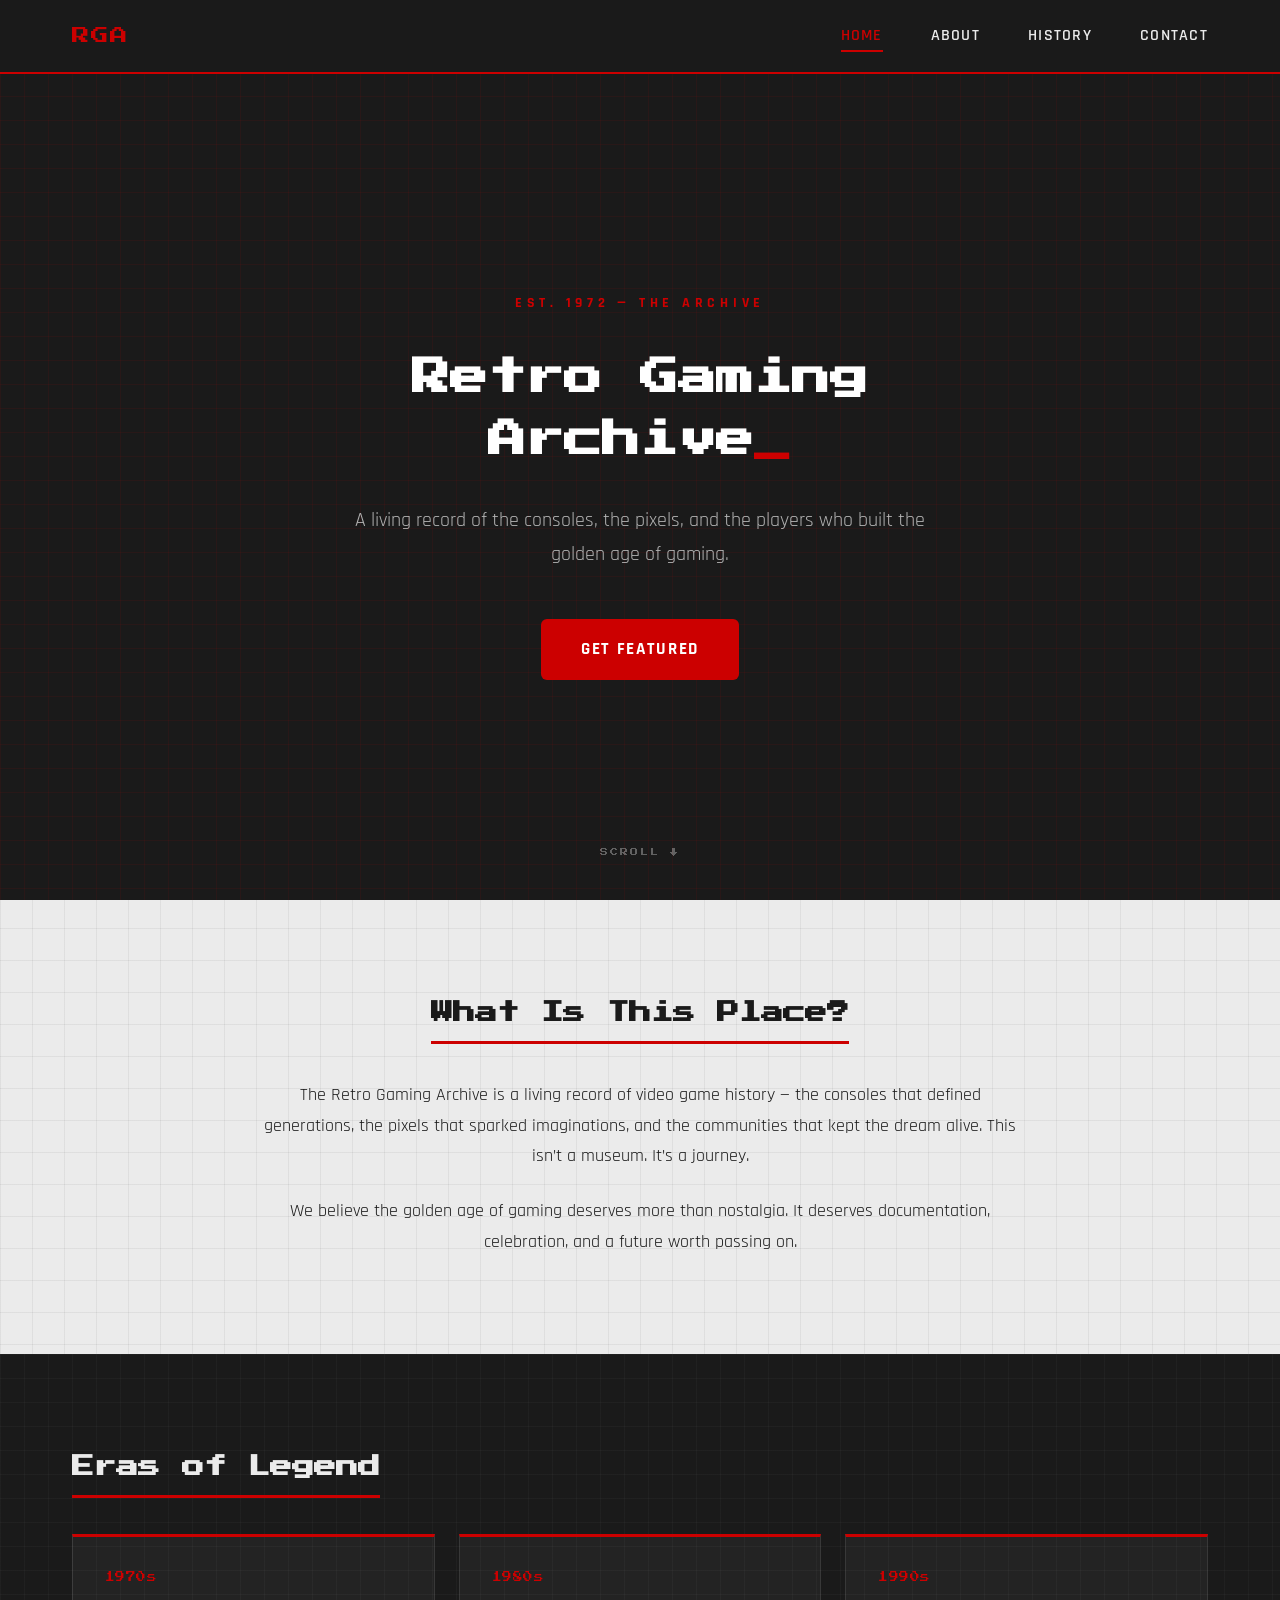
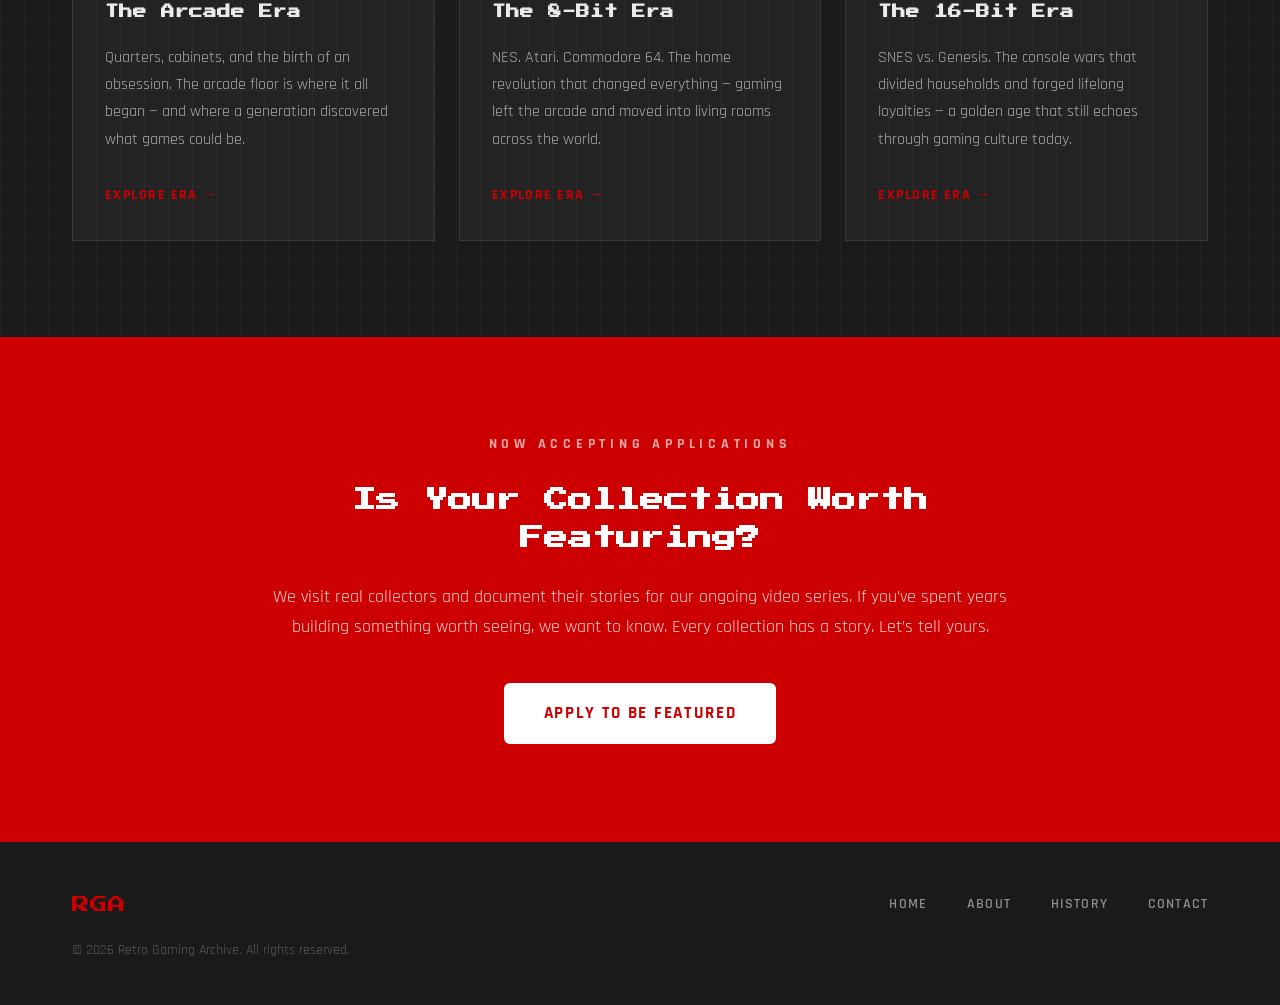
<file: index.html>
<!DOCTYPE html>
<html lang="en">
<head>
  <meta charset="UTF-8">
  <meta name="viewport" content="width=device-width, initial-scale=1.0">
  <title>Retro Gaming Archive — A Journey Through Gaming History</title>
  <link rel="preconnect" href="https://fonts.googleapis.com">
  <link rel="preconnect" href="https://fonts.gstatic.com" crossorigin>
  <link href="https://fonts.googleapis.com/css2?family=Press+Start+2P&family=Rajdhani:wght@400;600;700&display=swap" rel="stylesheet">
  <link rel="stylesheet" href="styles.css">
</head>
<body>

  <!-- Navigation -->
  <header>
    <nav class="navbar">
      <a href="index.html" class="nav-logo">RGA</a>
      <ul class="nav-links">
        <li><a href="index.html" class="active">Home</a></li>
        <li><a href="about.html">About</a></li>
        <li><a href="history.html">History</a></li>
        <li><a href="contact.html">Contact</a></li>
      </ul>
      <button class="hamburger" id="hamburger" aria-label="Toggle navigation menu" aria-expanded="false" aria-controls="mobile-menu">
        <span></span>
        <span></span>
        <span></span>
      </button>
    </nav>
  </header>

  <!-- Mobile Menu -->
  <nav class="mobile-menu" id="mobile-menu" aria-label="Mobile navigation">
    <a href="index.html" class="active">Home</a>
    <a href="about.html">About</a>
    <a href="history.html">History</a>
    <a href="contact.html">Contact</a>
  </nav>

  <main>

    <!-- Hero Section -->
    <section id="hero">
      <div class="hero-content">
        <p class="hero-label">Est. 1972 &mdash; The Archive</p>
        <h1 class="hero-title">Retro Gaming Archive</h1>
        <p class="hero-tagline">A living record of the consoles, the pixels, and the players who built the golden age of gaming.</p>
        <a href="contact.html" class="btn btn-primary">Get Featured</a>
      </div>
      <div class="hero-scroll-hint" aria-hidden="true">SCROLL &darr;</div>
    </section>

    <!-- What Is This Place -->
    <section id="intro">
      <div class="container">
        <div class="intro-inner animate-target">
          <h2 class="section-title">What Is This Place?</h2>
          <p>The Retro Gaming Archive is a living record of video game history &mdash; the consoles that defined generations, the pixels that sparked imaginations, and the communities that kept the dream alive. This isn&rsquo;t a museum. It&rsquo;s a journey.</p>
          <p>We believe the golden age of gaming deserves more than nostalgia. It deserves documentation, celebration, and a future worth passing on.</p>
        </div>
      </div>
    </section>

    <!-- Highlights Strip -->
    <section id="highlights">
      <div class="container">
        <h2 class="section-title animate-target">Eras of Legend</h2>
        <div class="era-cards">
          <a href="history.html" class="era-card animate-target">
            <div class="era-card-year">1970s</div>
            <h3 class="era-card-title">The Arcade Era</h3>
            <p class="era-card-desc">Quarters, cabinets, and the birth of an obsession. The arcade floor is where it all began &mdash; and where a generation discovered what games could be.</p>
            <span class="era-card-cta">Explore Era &rarr;</span>
          </a>
          <a href="history.html" class="era-card animate-target">
            <div class="era-card-year">1980s</div>
            <h3 class="era-card-title">The 8-Bit Era</h3>
            <p class="era-card-desc">NES. Atari. Commodore 64. The home revolution that changed everything &mdash; gaming left the arcade and moved into living rooms across the world.</p>
            <span class="era-card-cta">Explore Era &rarr;</span>
          </a>
          <a href="history.html" class="era-card animate-target">
            <div class="era-card-year">1990s</div>
            <h3 class="era-card-title">The 16-Bit Era</h3>
            <p class="era-card-desc">SNES vs. Genesis. The console wars that divided households and forged lifelong loyalties &mdash; a golden age that still echoes through gaming culture today.</p>
            <span class="era-card-cta">Explore Era &rarr;</span>
          </a>
        </div>
      </div>
    </section>

    <!-- Featured CTA Banner -->
    <section id="cta-banner">
      <div class="container">
        <div class="cta-inner animate-target">
          <p class="cta-label">Now Accepting Applications</p>
          <h2 class="cta-title">Is Your Collection Worth Featuring?</h2>
          <p class="cta-text">We visit real collectors and document their stories for our ongoing video series. If you&rsquo;ve spent years building something worth seeing, we want to know. Every collection has a story. Let&rsquo;s tell yours.</p>
          <a href="contact.html" class="btn btn-secondary">Apply to Be Featured</a>
        </div>
      </div>
    </section>

  </main>

  <!-- Footer -->
  <footer>
    <div class="container">
      <div class="footer-inner">
        <div class="footer-logo">RGA</div>
        <nav class="footer-nav" aria-label="Footer navigation">
          <a href="index.html">Home</a>
          <a href="about.html">About</a>
          <a href="history.html">History</a>
          <a href="contact.html">Contact</a>
        </nav>
        <p class="footer-copy">&copy; 2026 Retro Gaming Archive. All rights reserved.</p>
      </div>
    </div>
  </footer>

  <script src="script.js"></script>
</body>
</html>
</file>
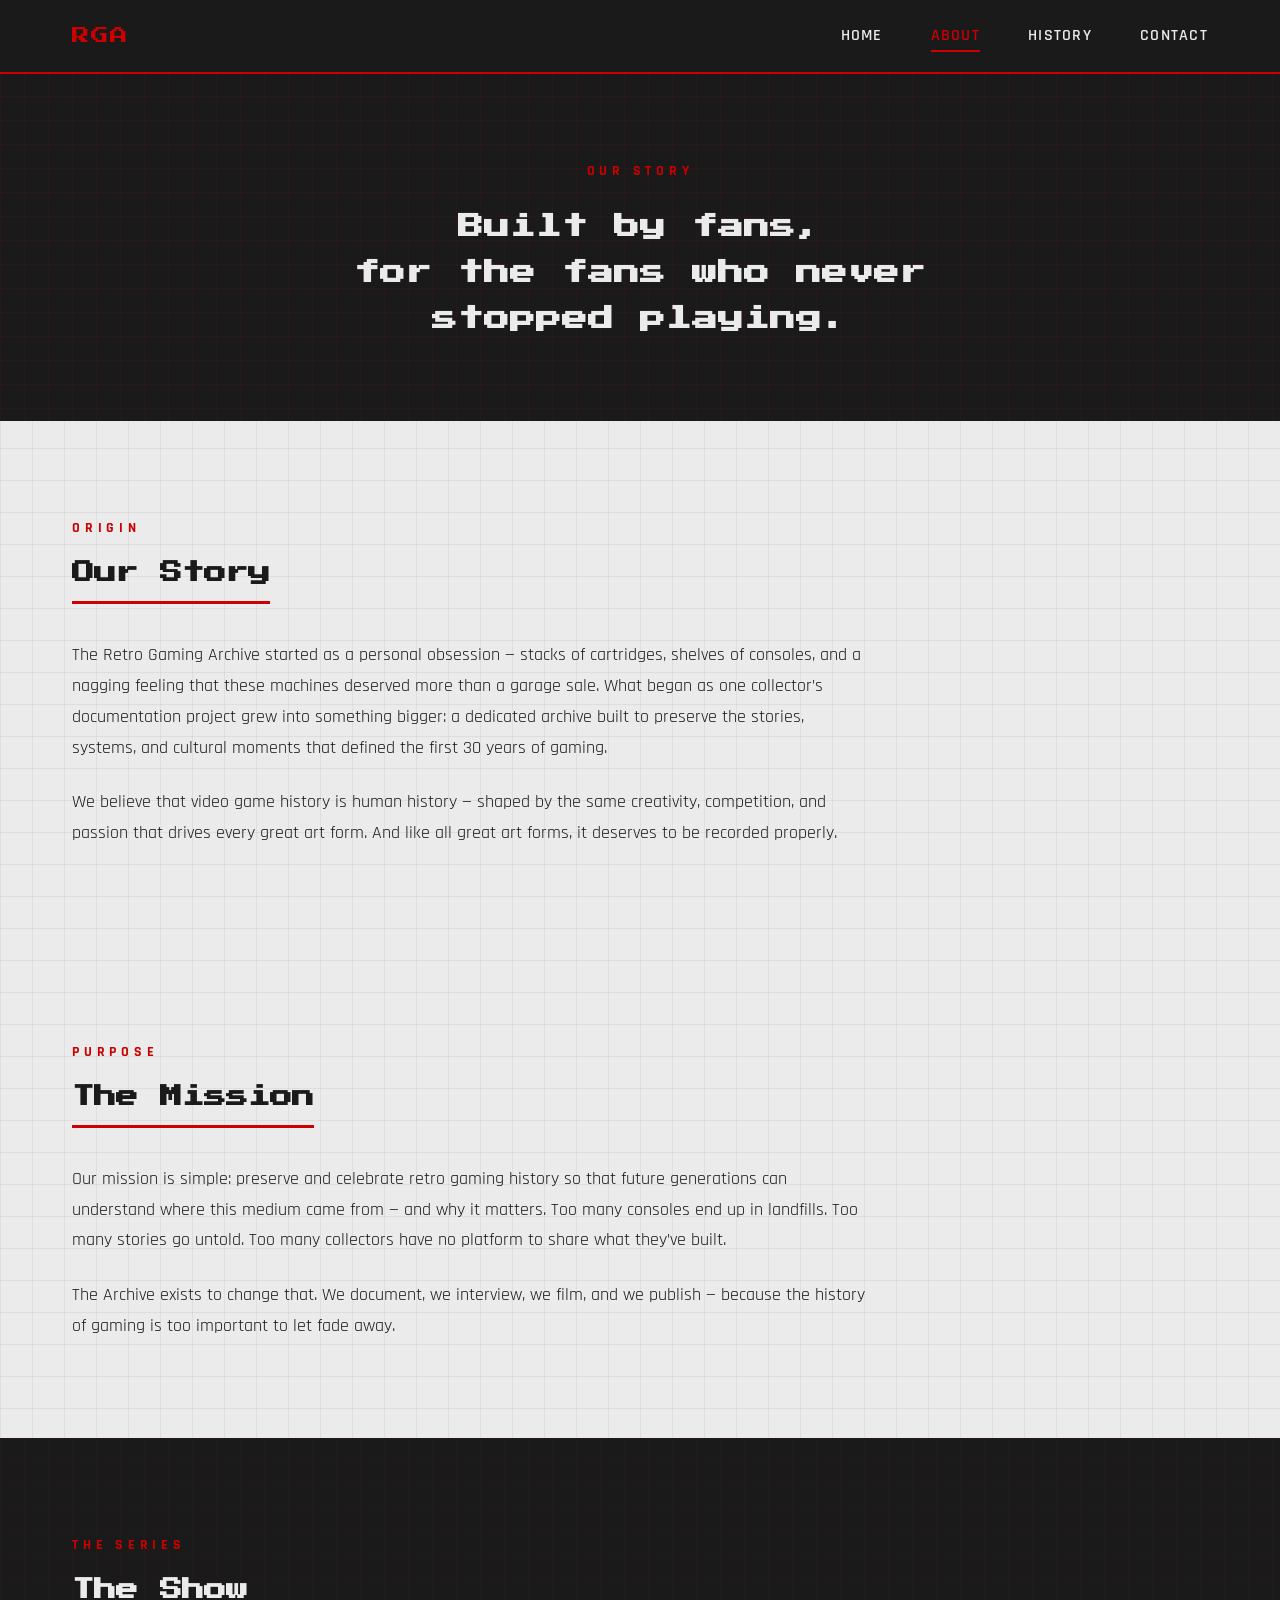
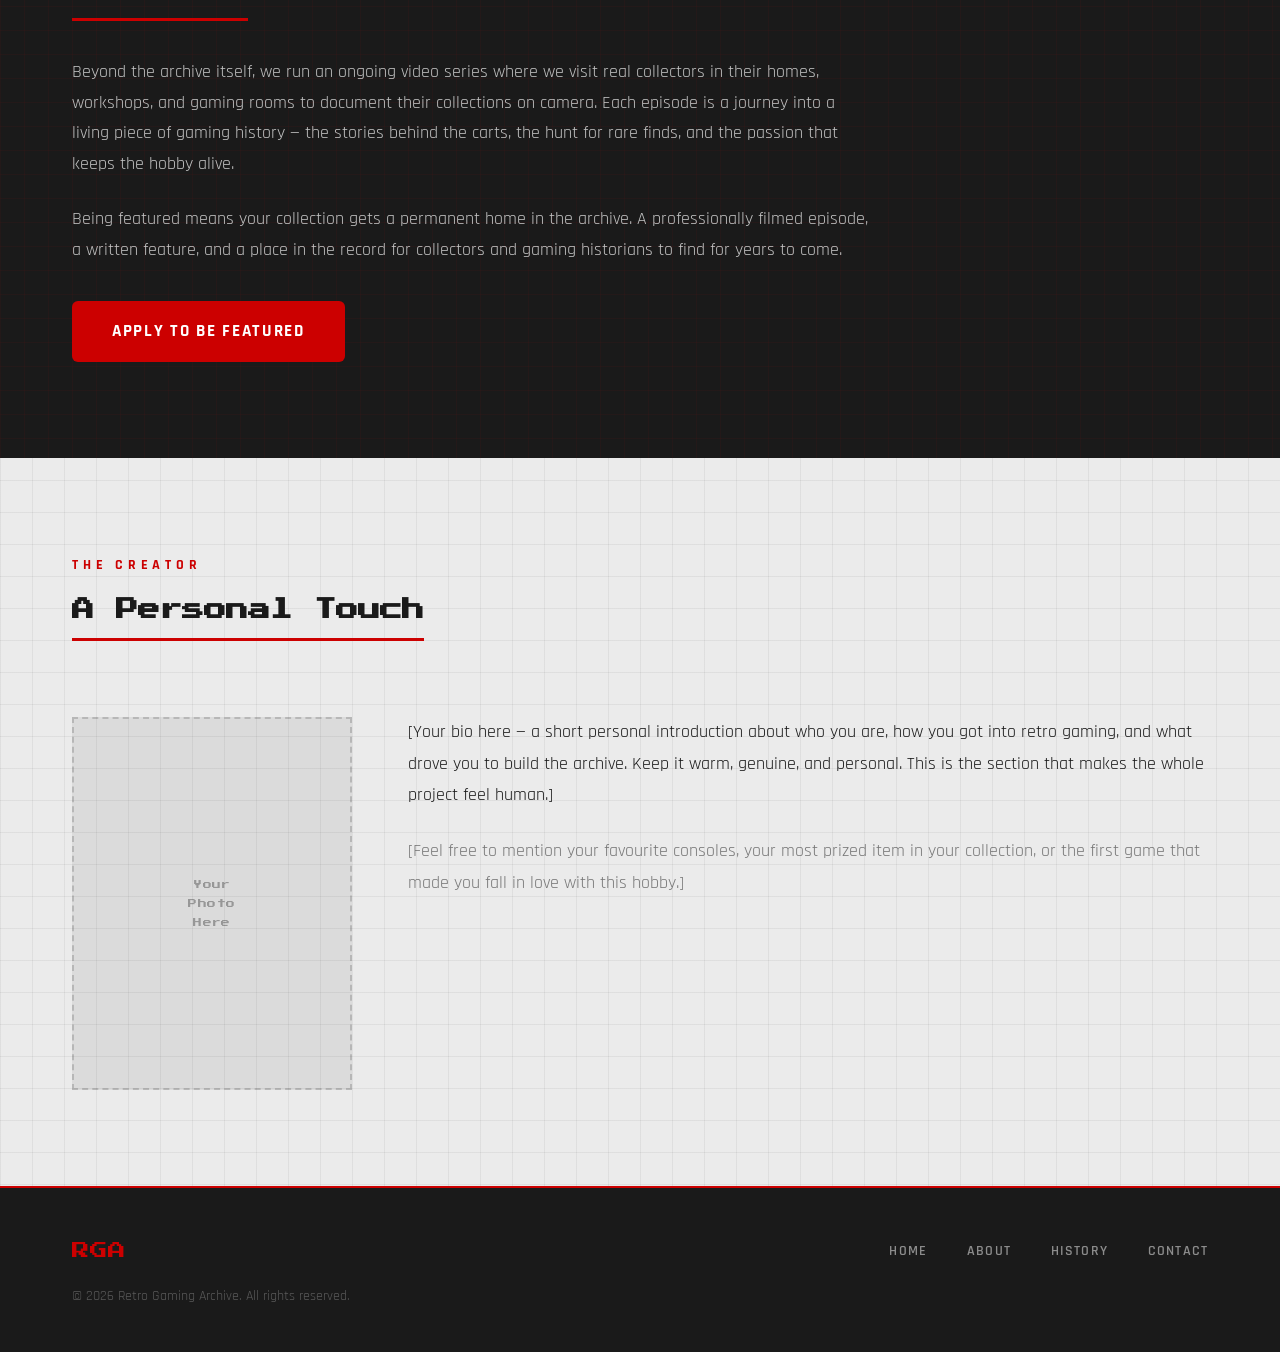
<file: about.html>
<!DOCTYPE html>
<html lang="en">
<head>
  <meta charset="UTF-8">
  <meta name="viewport" content="width=device-width, initial-scale=1.0">
  <title>About &mdash; Retro Gaming Archive</title>
  <link rel="preconnect" href="https://fonts.googleapis.com">
  <link rel="preconnect" href="https://fonts.gstatic.com" crossorigin>
  <link href="https://fonts.googleapis.com/css2?family=Press+Start+2P&family=Rajdhani:wght@400;600;700&display=swap" rel="stylesheet">
  <link rel="stylesheet" href="styles.css">
</head>
<body>

  <!-- Navigation -->
  <header>
    <nav class="navbar">
      <a href="index.html" class="nav-logo">RGA</a>
      <ul class="nav-links">
        <li><a href="index.html">Home</a></li>
        <li><a href="about.html" class="active">About</a></li>
        <li><a href="history.html">History</a></li>
        <li><a href="contact.html">Contact</a></li>
      </ul>
      <button class="hamburger" id="hamburger" aria-label="Toggle navigation menu" aria-expanded="false" aria-controls="mobile-menu">
        <span></span>
        <span></span>
        <span></span>
      </button>
    </nav>
  </header>

  <!-- Mobile Menu -->
  <nav class="mobile-menu" id="mobile-menu" aria-label="Mobile navigation">
    <a href="index.html">Home</a>
    <a href="about.html" class="active">About</a>
    <a href="history.html">History</a>
    <a href="contact.html">Contact</a>
  </nav>

  <main>

    <!-- Page Hero Banner -->
    <div class="page-hero">
      <div class="container">
        <span class="page-hero-label">Our Story</span>
        <h1 class="page-hero-title">Built by fans,<br>for the fans who never stopped playing.</h1>
      </div>
    </div>

    <!-- Our Story -->
    <section id="our-story" class="about-section">
      <div class="container">
        <div class="about-content animate-target">
          <span class="about-intro-label">Origin</span>
          <h2 class="section-title">Our Story</h2>
          <p>The Retro Gaming Archive started as a personal obsession &mdash; stacks of cartridges, shelves of consoles, and a nagging feeling that these machines deserved more than a garage sale. What began as one collector&rsquo;s documentation project grew into something bigger: a dedicated archive built to preserve the stories, systems, and cultural moments that defined the first 30 years of gaming.</p>
          <p>We believe that video game history is human history &mdash; shaped by the same creativity, competition, and passion that drives every great art form. And like all great art forms, it deserves to be recorded properly.</p>
        </div>
      </div>
    </section>

    <!-- The Mission -->
    <section id="mission" class="about-section">
      <div class="container">
        <div class="about-content animate-target">
          <span class="about-intro-label">Purpose</span>
          <h2 class="section-title">The Mission</h2>
          <p>Our mission is simple: preserve and celebrate retro gaming history so that future generations can understand where this medium came from &mdash; and why it matters. Too many consoles end up in landfills. Too many stories go untold. Too many collectors have no platform to share what they&rsquo;ve built.</p>
          <p>The Archive exists to change that. We document, we interview, we film, and we publish &mdash; because the history of gaming is too important to let fade away.</p>
        </div>
      </div>
    </section>

    <!-- The Show -->
    <section id="the-show" class="about-section">
      <div class="container">
        <div class="about-content animate-target">
          <span class="about-intro-label">The Series</span>
          <h2 class="section-title">The Show</h2>
          <p>Beyond the archive itself, we run an ongoing video series where we visit real collectors in their homes, workshops, and gaming rooms to document their collections on camera. Each episode is a journey into a living piece of gaming history &mdash; the stories behind the carts, the hunt for rare finds, and the passion that keeps the hobby alive.</p>
          <p>Being featured means your collection gets a permanent home in the archive. A professionally filmed episode, a written feature, and a place in the record for collectors and gaming historians to find for years to come.</p>
          <a href="contact.html" class="btn btn-primary">Apply to Be Featured</a>
        </div>
      </div>
    </section>

    <!-- Personal Touch -->
    <section id="personal-touch" class="about-section">
      <div class="container">
        <div class="animate-target">
          <span class="about-intro-label">The Creator</span>
          <h2 class="section-title">A Personal Touch</h2>
          <div class="personal-touch-grid">
            <div class="img-placeholder" role="img" aria-label="Creator photo placeholder">
              <span>Your<br>Photo<br>Here</span>
            </div>
            <div class="personal-touch-text">
              <p>[Your bio here &mdash; a short personal introduction about who you are, how you got into retro gaming, and what drove you to build the archive. Keep it warm, genuine, and personal. This is the section that makes the whole project feel human.]</p>
              <p class="personal-note">[Feel free to mention your favourite consoles, your most prized item in your collection, or the first game that made you fall in love with this hobby.]</p>
            </div>
          </div>
        </div>
      </div>
    </section>

  </main>

  <!-- Footer -->
  <footer>
    <div class="container">
      <div class="footer-inner">
        <div class="footer-logo">RGA</div>
        <nav class="footer-nav" aria-label="Footer navigation">
          <a href="index.html">Home</a>
          <a href="about.html">About</a>
          <a href="history.html">History</a>
          <a href="contact.html">Contact</a>
        </nav>
        <p class="footer-copy">&copy; 2026 Retro Gaming Archive. All rights reserved.</p>
      </div>
    </div>
  </footer>

  <script src="script.js"></script>
</body>
</html>
</file>
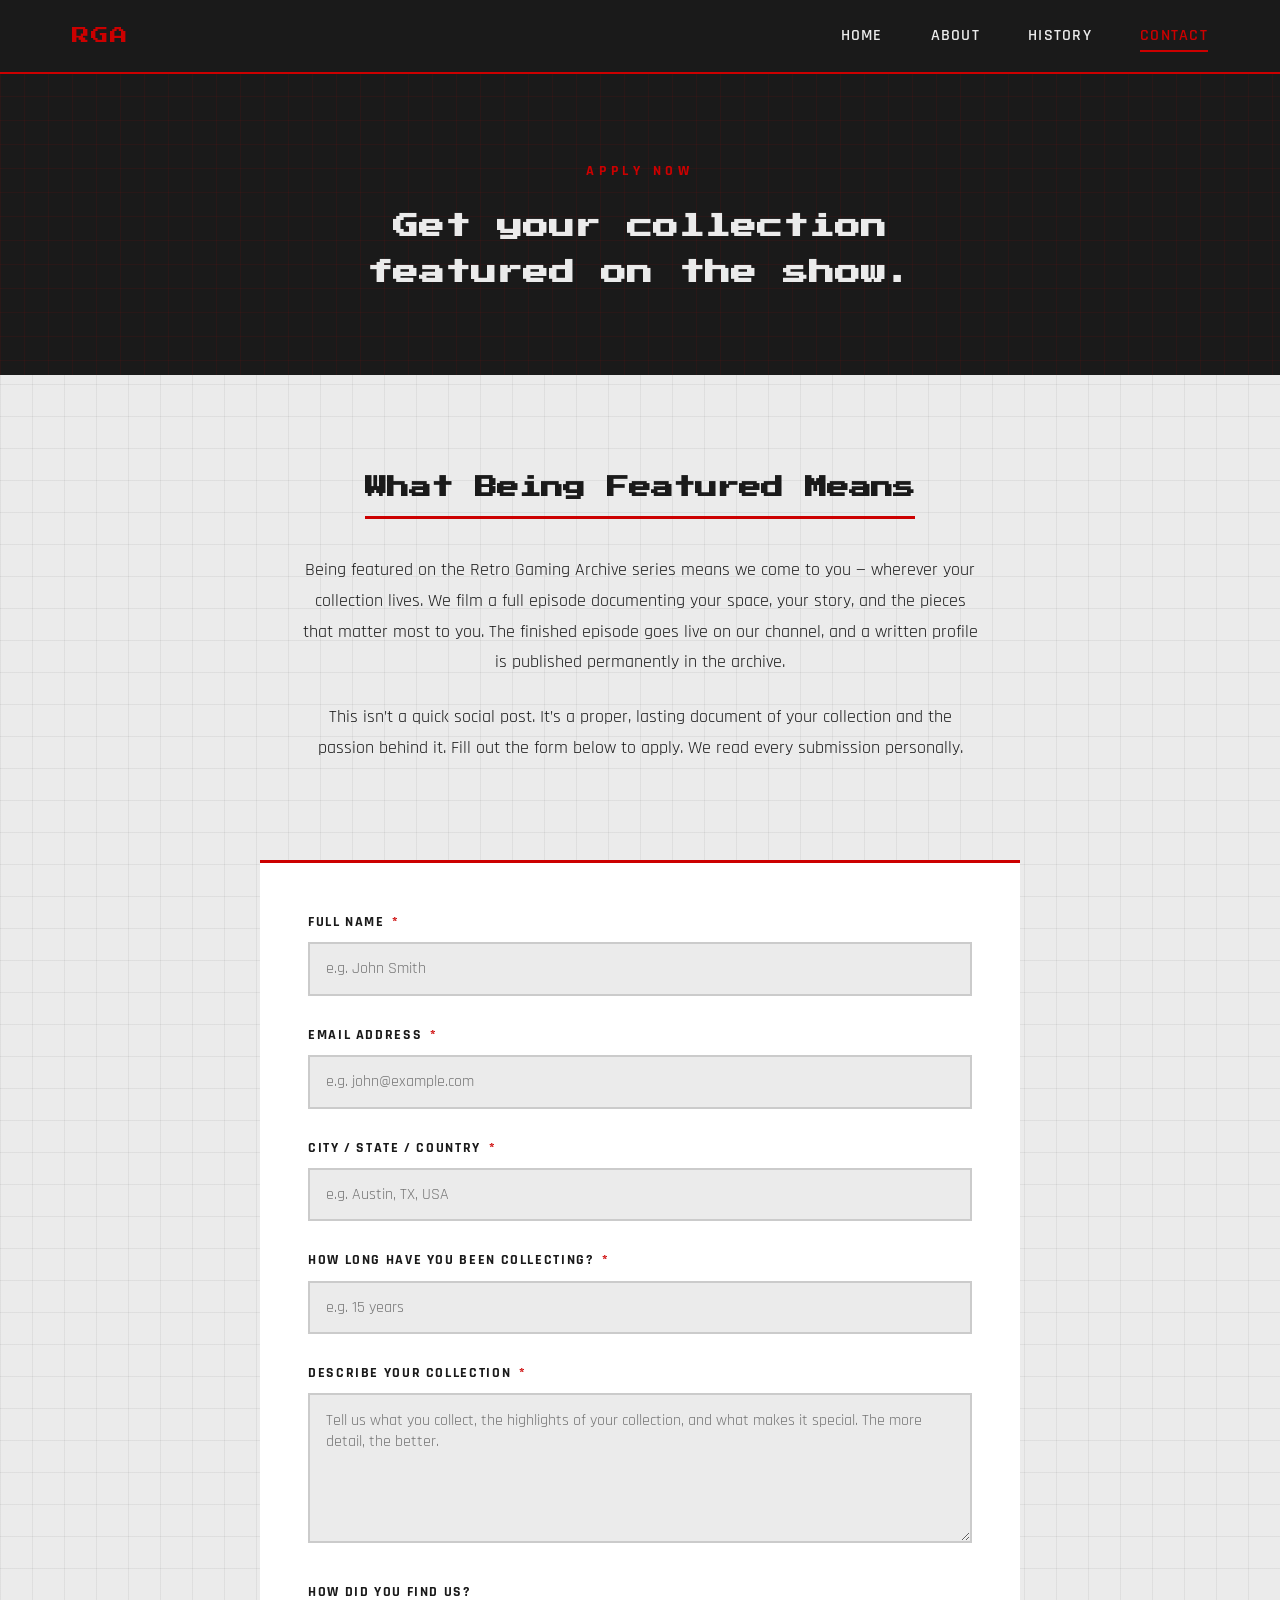
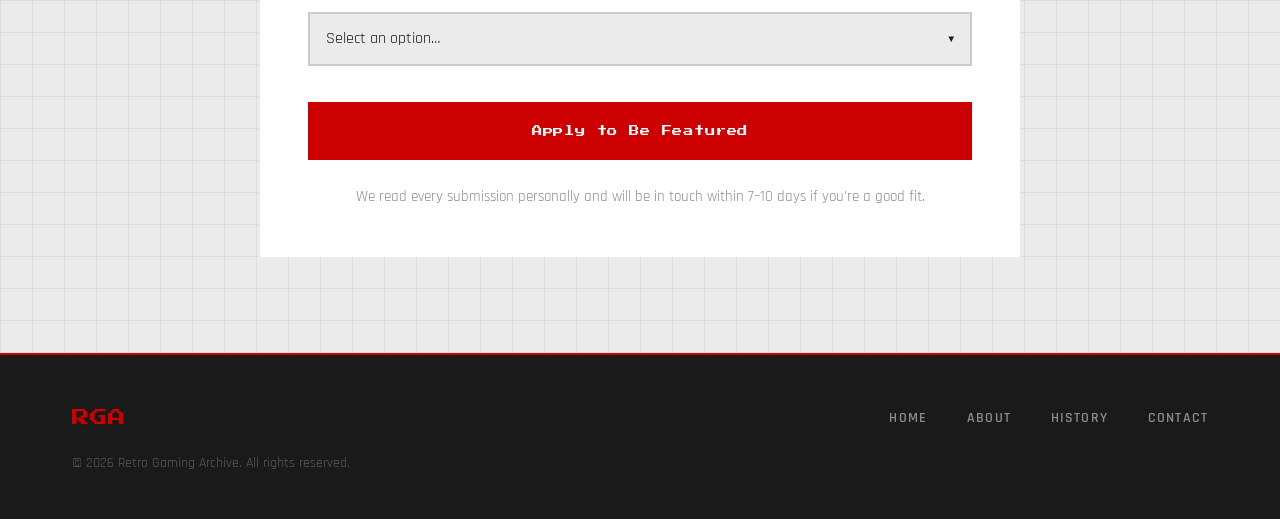
<file: contact.html>
<!DOCTYPE html>
<html lang="en">
<head>
  <meta charset="UTF-8">
  <meta name="viewport" content="width=device-width, initial-scale=1.0">
  <title>Contact &mdash; Retro Gaming Archive</title>
  <link rel="preconnect" href="https://fonts.googleapis.com">
  <link rel="preconnect" href="https://fonts.gstatic.com" crossorigin>
  <link href="https://fonts.googleapis.com/css2?family=Press+Start+2P&family=Rajdhani:wght@400;600;700&display=swap" rel="stylesheet">
  <link rel="stylesheet" href="styles.css">
</head>
<body>

  <!-- Navigation -->
  <header>
    <nav class="navbar">
      <a href="index.html" class="nav-logo">RGA</a>
      <ul class="nav-links">
        <li><a href="index.html">Home</a></li>
        <li><a href="about.html">About</a></li>
        <li><a href="history.html">History</a></li>
        <li><a href="contact.html" class="active">Contact</a></li>
      </ul>
      <button class="hamburger" id="hamburger" aria-label="Toggle navigation menu" aria-expanded="false" aria-controls="mobile-menu">
        <span></span>
        <span></span>
        <span></span>
      </button>
    </nav>
  </header>

  <!-- Mobile Menu -->
  <nav class="mobile-menu" id="mobile-menu" aria-label="Mobile navigation">
    <a href="index.html">Home</a>
    <a href="about.html">About</a>
    <a href="history.html">History</a>
    <a href="contact.html" class="active">Contact</a>
  </nav>

  <main>

    <!-- Page Hero Banner -->
    <div class="page-hero">
      <div class="container">
        <span class="page-hero-label">Apply Now</span>
        <h1 class="page-hero-title">Get your collection<br>featured on the show.</h1>
      </div>
    </div>

    <!-- Contact Intro -->
    <section id="contact-intro-section">
      <div class="container">
        <div class="contact-intro-inner animate-target">
          <h2 class="section-title">What Being Featured Means</h2>
          <p>Being featured on the Retro Gaming Archive series means we come to you &mdash; wherever your collection lives. We film a full episode documenting your space, your story, and the pieces that matter most to you. The finished episode goes live on our channel, and a written profile is published permanently in the archive.</p>
          <p>This isn&rsquo;t a quick social post. It&rsquo;s a proper, lasting document of your collection and the passion behind it. Fill out the form below to apply. We read every submission personally.</p>
        </div>
      </div>
    </section>

    <!-- Contact Form -->
    <section id="contact-form-section">
      <div class="container">

        <!-- Application Form -->
        <div class="form-container" id="form-container">
          <form id="application-form" novalidate>

            <!-- Full Name -->
            <div class="form-group">
              <label class="form-label" for="full-name">
                Full Name <span class="required-mark" aria-hidden="true">*</span>
              </label>
              <input
                type="text"
                id="full-name"
                name="full-name"
                class="form-input"
                placeholder="e.g. John Smith"
                required
                aria-required="true"
                aria-describedby="full-name-error"
              >
              <span class="form-error" id="full-name-error" role="alert">Please enter your full name.</span>
            </div>

            <!-- Email Address -->
            <div class="form-group">
              <label class="form-label" for="email">
                Email Address <span class="required-mark" aria-hidden="true">*</span>
              </label>
              <input
                type="email"
                id="email"
                name="email"
                class="form-input"
                placeholder="e.g. john@example.com"
                required
                aria-required="true"
                aria-describedby="email-error"
              >
              <span class="form-error" id="email-error" role="alert">Please enter a valid email address.</span>
            </div>

            <!-- Location -->
            <div class="form-group">
              <label class="form-label" for="location">
                City / State / Country <span class="required-mark" aria-hidden="true">*</span>
              </label>
              <input
                type="text"
                id="location"
                name="location"
                class="form-input"
                placeholder="e.g. Austin, TX, USA"
                required
                aria-required="true"
                aria-describedby="location-error"
              >
              <span class="form-error" id="location-error" role="alert">Please enter your city, state, and country.</span>
            </div>

            <!-- Collecting Duration -->
            <div class="form-group">
              <label class="form-label" for="collecting-time">
                How Long Have You Been Collecting? <span class="required-mark" aria-hidden="true">*</span>
              </label>
              <input
                type="text"
                id="collecting-time"
                name="collecting-time"
                class="form-input"
                placeholder="e.g. 15 years"
                required
                aria-required="true"
                aria-describedby="collecting-time-error"
              >
              <span class="form-error" id="collecting-time-error" role="alert">Please tell us how long you&rsquo;ve been collecting.</span>
            </div>

            <!-- Collection Description -->
            <div class="form-group">
              <label class="form-label" for="collection-desc">
                Describe Your Collection <span class="required-mark" aria-hidden="true">*</span>
              </label>
              <textarea
                id="collection-desc"
                name="collection-desc"
                class="form-textarea"
                placeholder="Tell us what you collect, the highlights of your collection, and what makes it special. The more detail, the better."
                required
                aria-required="true"
                aria-describedby="collection-desc-error"
              ></textarea>
              <span class="form-error" id="collection-desc-error" role="alert">Please describe your collection.</span>
            </div>

            <!-- Referral Source (optional) -->
            <div class="form-group">
              <label class="form-label" for="referral">How Did You Find Us?</label>
              <div class="select-wrapper">
                <select
                  id="referral"
                  name="referral"
                  class="form-select"
                  aria-describedby="referral-hint"
                >
                  <option value="">Select an option&hellip;</option>
                  <option value="google">Google</option>
                  <option value="social-media">Social Media</option>
                  <option value="word-of-mouth">Word of Mouth</option>
                  <option value="other">Other</option>
                </select>
              </div>
            </div>

            <!-- Submit -->
            <button type="submit" class="form-submit-btn">Apply to Be Featured</button>

            <p class="form-note">We read every submission personally and will be in touch within 7&ndash;10 days if you&rsquo;re a good fit.</p>

          </form>

          <!-- Thank You Message (hidden until successful submission) -->
          <div class="thank-you" id="thank-you" aria-live="polite">
            <span class="thank-you-icon">&#10003;</span>
            <h3>Application Received!</h3>
            <p>Thanks for applying! We read every submission personally and will be in touch within 7&ndash;10 days if you&rsquo;re a good fit.</p>
          </div>
        </div>

      </div>
    </section>

  </main>

  <!-- Footer -->
  <footer>
    <div class="container">
      <div class="footer-inner">
        <div class="footer-logo">RGA</div>
        <nav class="footer-nav" aria-label="Footer navigation">
          <a href="index.html">Home</a>
          <a href="about.html">About</a>
          <a href="history.html">History</a>
          <a href="contact.html">Contact</a>
        </nav>
        <p class="footer-copy">&copy; 2026 Retro Gaming Archive. All rights reserved.</p>
      </div>
    </div>
  </footer>

  <script src="script.js"></script>
</body>
</html>
</file>
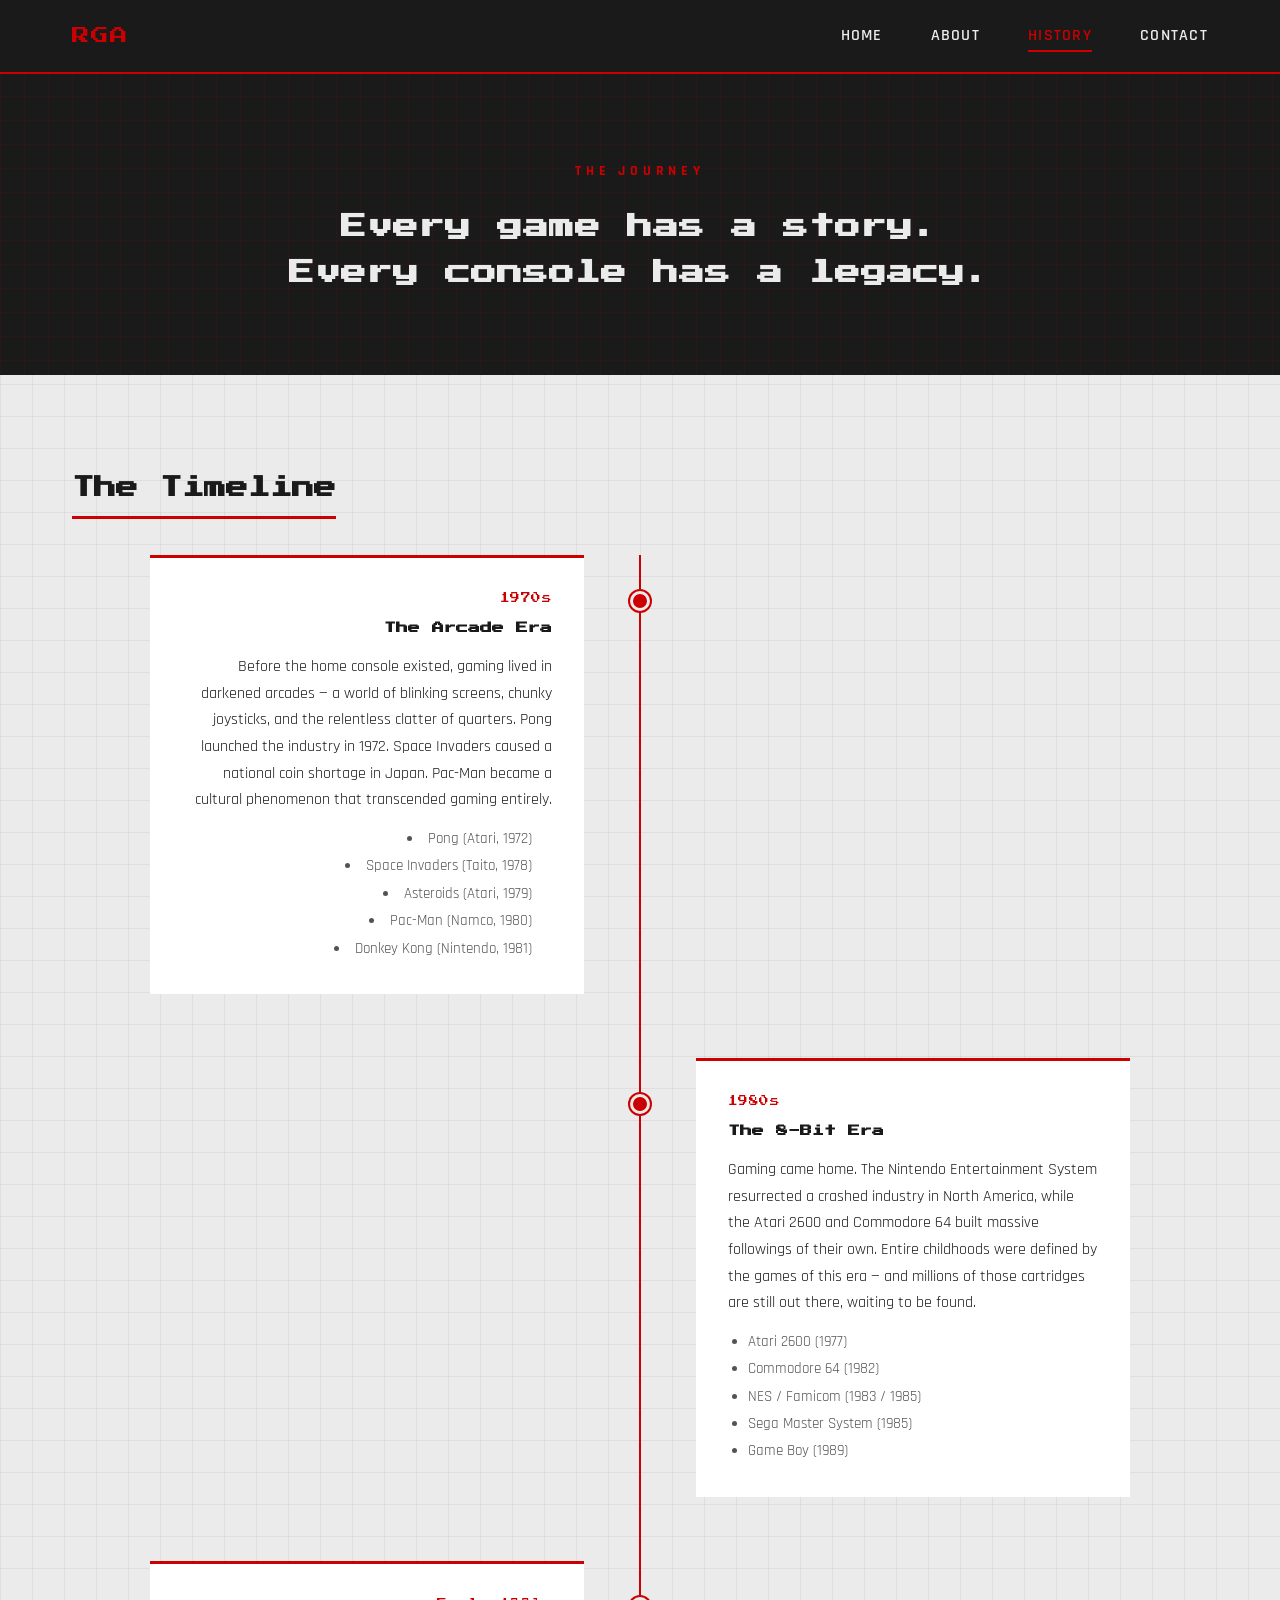
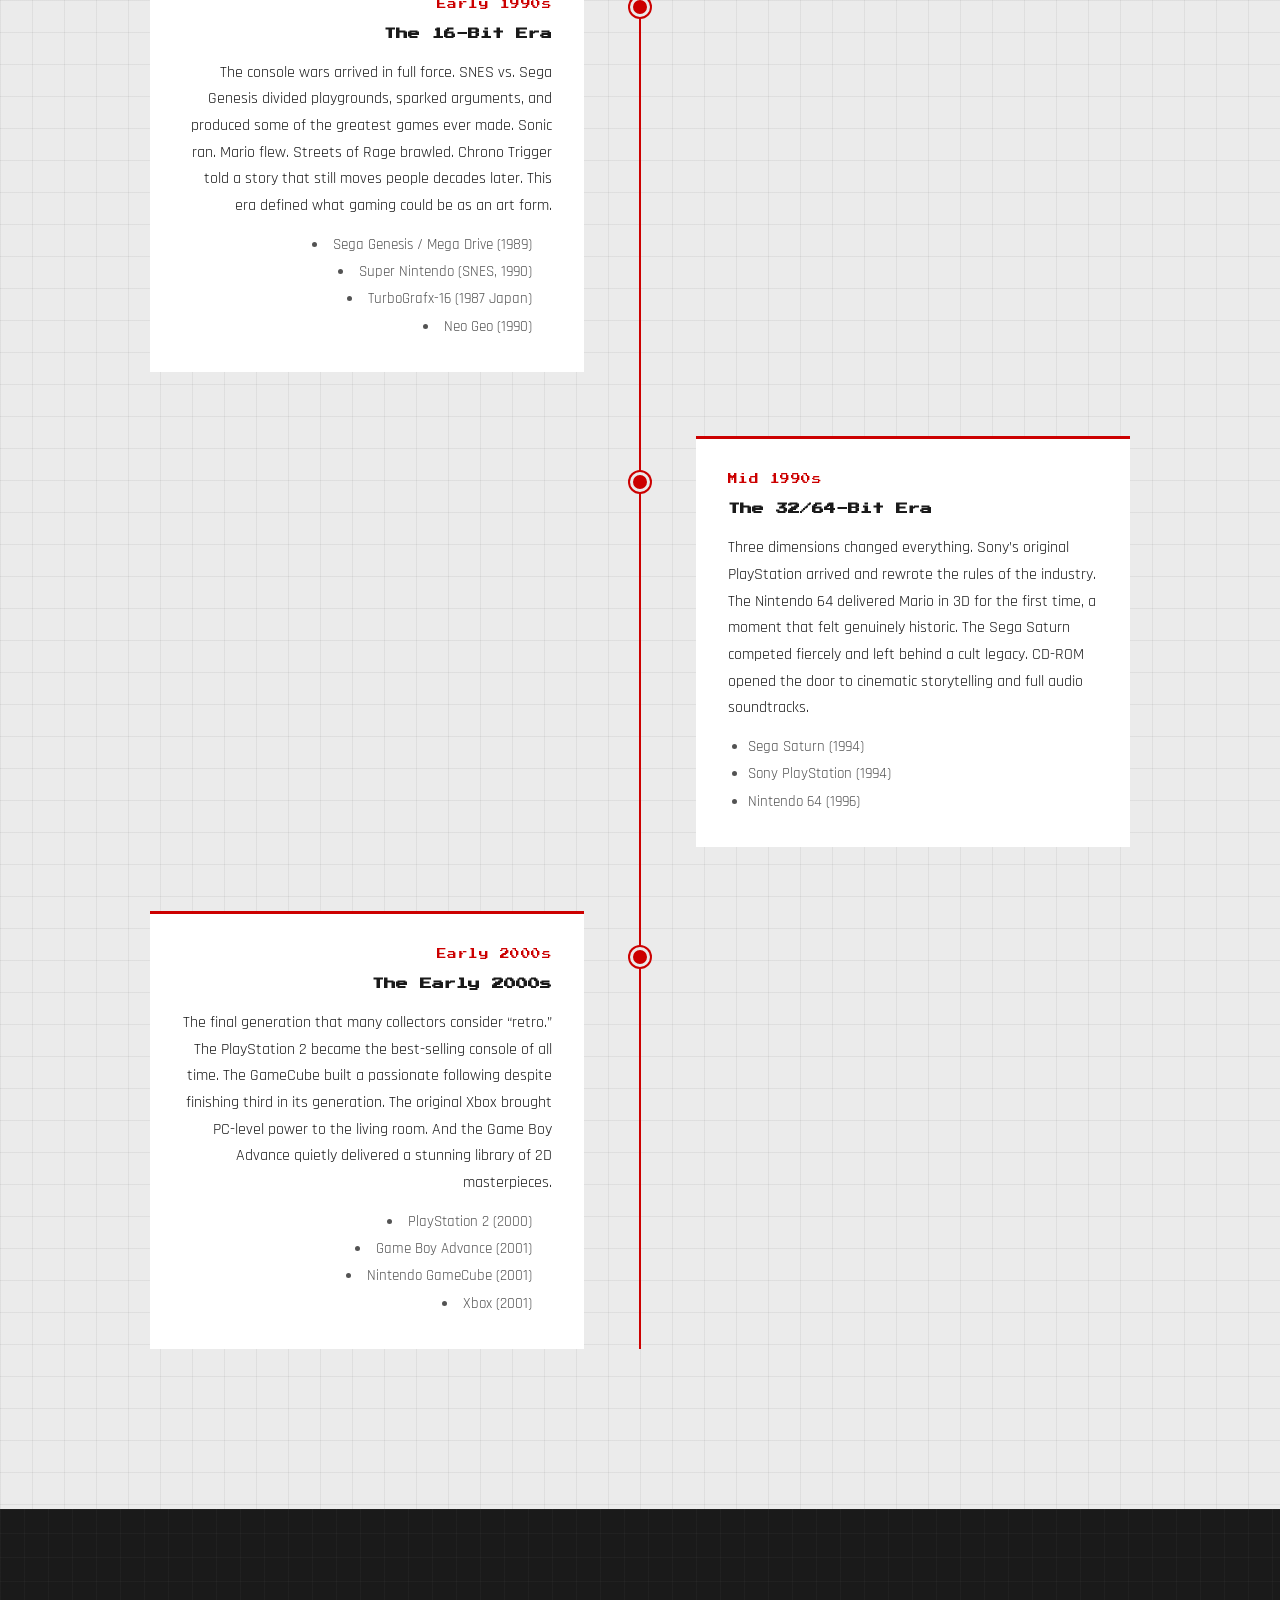
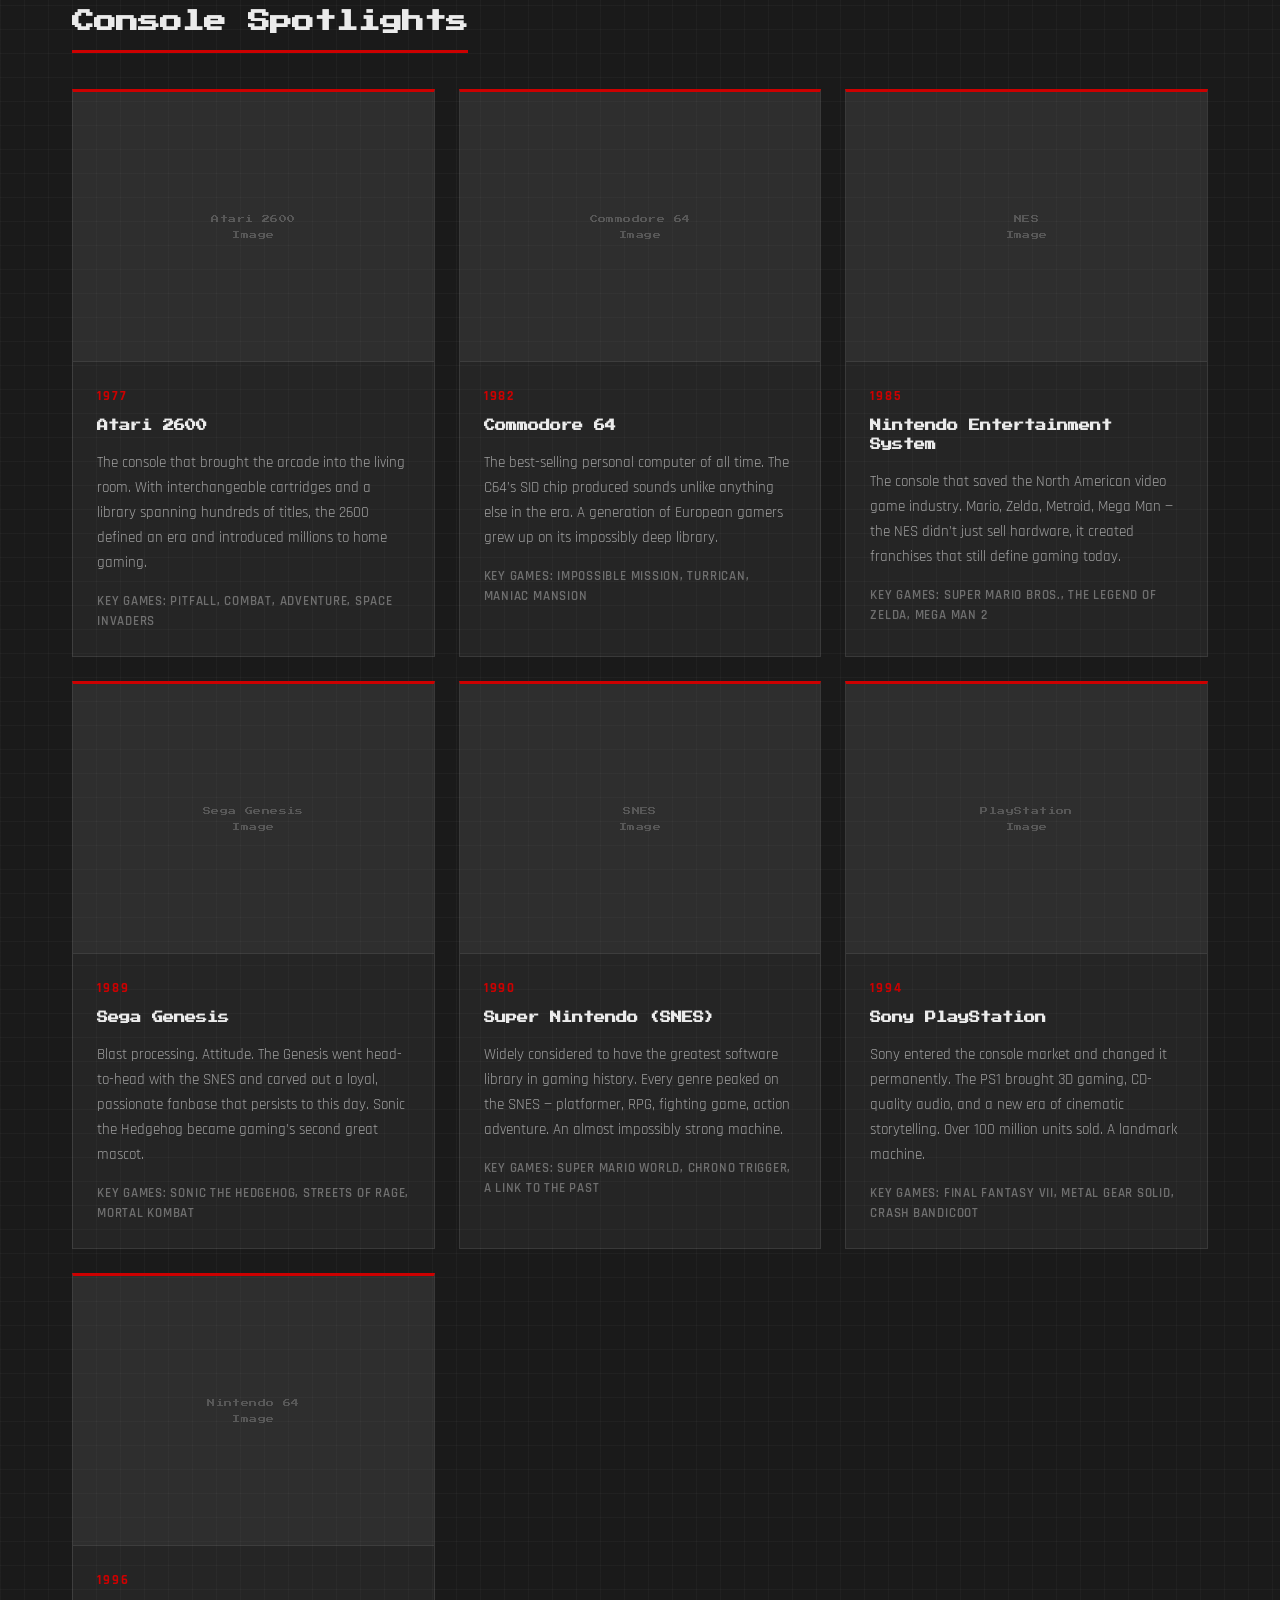
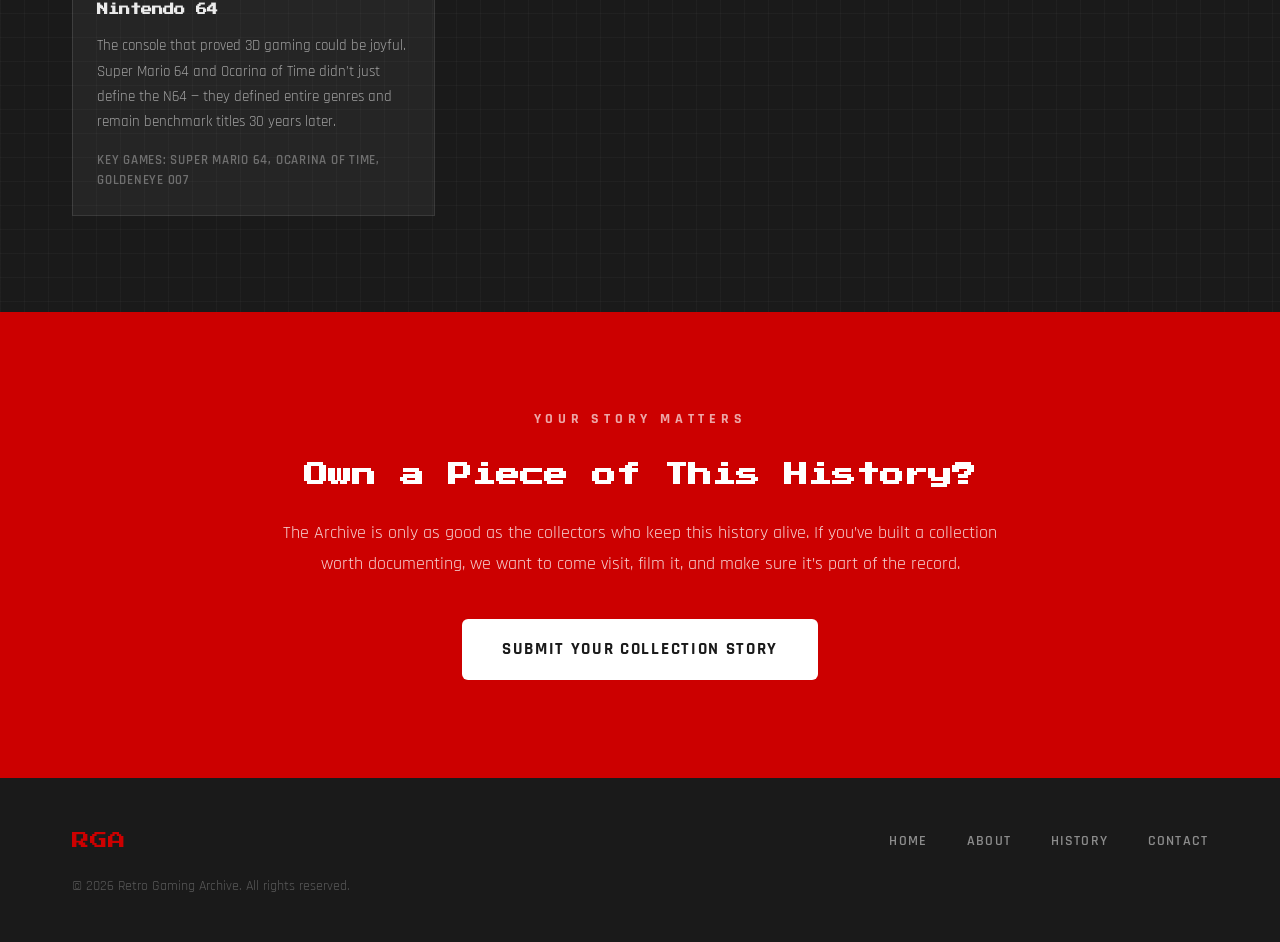
<file: history.html>
<!DOCTYPE html>
<html lang="en">
<head>
  <meta charset="UTF-8">
  <meta name="viewport" content="width=device-width, initial-scale=1.0">
  <title>History &mdash; Retro Gaming Archive</title>
  <link rel="preconnect" href="https://fonts.googleapis.com">
  <link rel="preconnect" href="https://fonts.gstatic.com" crossorigin>
  <link href="https://fonts.googleapis.com/css2?family=Press+Start+2P&family=Rajdhani:wght@400;600;700&display=swap" rel="stylesheet">
  <link rel="stylesheet" href="styles.css">
</head>
<body>

  <!-- Navigation -->
  <header>
    <nav class="navbar">
      <a href="index.html" class="nav-logo">RGA</a>
      <ul class="nav-links">
        <li><a href="index.html">Home</a></li>
        <li><a href="about.html">About</a></li>
        <li><a href="history.html" class="active">History</a></li>
        <li><a href="contact.html">Contact</a></li>
      </ul>
      <button class="hamburger" id="hamburger" aria-label="Toggle navigation menu" aria-expanded="false" aria-controls="mobile-menu">
        <span></span>
        <span></span>
        <span></span>
      </button>
    </nav>
  </header>

  <!-- Mobile Menu -->
  <nav class="mobile-menu" id="mobile-menu" aria-label="Mobile navigation">
    <a href="index.html">Home</a>
    <a href="about.html">About</a>
    <a href="history.html" class="active">History</a>
    <a href="contact.html">Contact</a>
  </nav>

  <main>

    <!-- History Intro Banner -->
    <div class="page-hero">
      <div class="container">
        <span class="page-hero-label">The Journey</span>
        <h1 class="page-hero-title">Every game has a story.<br>Every console has a legacy.</h1>
      </div>
    </div>

    <!-- Timeline Section -->
    <section id="timeline-section">
      <div class="container">
        <h2 class="section-title animate-target">The Timeline</h2>

        <div class="timeline">

          <!-- Era 1: The Arcade Era (LEFT) -->
          <div class="timeline-entry left animate-target">
            <div class="entry-content">
              <div class="timeline-year">1970s</div>
              <h3>The Arcade Era</h3>
              <p>Before the home console existed, gaming lived in darkened arcades &mdash; a world of blinking screens, chunky joysticks, and the relentless clatter of quarters. Pong launched the industry in 1972. Space Invaders caused a national coin shortage in Japan. Pac-Man became a cultural phenomenon that transcended gaming entirely.</p>
              <ul class="era-list">
                <li>Pong (Atari, 1972)</li>
                <li>Space Invaders (Taito, 1978)</li>
                <li>Asteroids (Atari, 1979)</li>
                <li>Pac-Man (Namco, 1980)</li>
                <li>Donkey Kong (Nintendo, 1981)</li>
              </ul>
            </div>
            <div class="entry-marker">
              <span class="marker-dot"></span>
            </div>
          </div>

          <!-- Era 2: The 8-Bit Era (RIGHT) -->
          <div class="timeline-entry right animate-target">
            <div class="entry-marker">
              <span class="marker-dot"></span>
            </div>
            <div class="entry-content">
              <div class="timeline-year">1980s</div>
              <h3>The 8-Bit Era</h3>
              <p>Gaming came home. The Nintendo Entertainment System resurrected a crashed industry in North America, while the Atari 2600 and Commodore 64 built massive followings of their own. Entire childhoods were defined by the games of this era &mdash; and millions of those cartridges are still out there, waiting to be found.</p>
              <ul class="era-list">
                <li>Atari 2600 (1977)</li>
                <li>Commodore 64 (1982)</li>
                <li>NES / Famicom (1983 / 1985)</li>
                <li>Sega Master System (1985)</li>
                <li>Game Boy (1989)</li>
              </ul>
            </div>
          </div>

          <!-- Era 3: The 16-Bit Era (LEFT) -->
          <div class="timeline-entry left animate-target">
            <div class="entry-content">
              <div class="timeline-year">Early 1990s</div>
              <h3>The 16-Bit Era</h3>
              <p>The console wars arrived in full force. SNES vs. Sega Genesis divided playgrounds, sparked arguments, and produced some of the greatest games ever made. Sonic ran. Mario flew. Streets of Rage brawled. Chrono Trigger told a story that still moves people decades later. This era defined what gaming could be as an art form.</p>
              <ul class="era-list">
                <li>Sega Genesis / Mega Drive (1989)</li>
                <li>Super Nintendo (SNES, 1990)</li>
                <li>TurboGrafx-16 (1987 Japan)</li>
                <li>Neo Geo (1990)</li>
              </ul>
            </div>
            <div class="entry-marker">
              <span class="marker-dot"></span>
            </div>
          </div>

          <!-- Era 4: The 32/64-Bit Era (RIGHT) -->
          <div class="timeline-entry right animate-target">
            <div class="entry-marker">
              <span class="marker-dot"></span>
            </div>
            <div class="entry-content">
              <div class="timeline-year">Mid 1990s</div>
              <h3>The 32/64-Bit Era</h3>
              <p>Three dimensions changed everything. Sony&rsquo;s original PlayStation arrived and rewrote the rules of the industry. The Nintendo 64 delivered Mario in 3D for the first time, a moment that felt genuinely historic. The Sega Saturn competed fiercely and left behind a cult legacy. CD-ROM opened the door to cinematic storytelling and full audio soundtracks.</p>
              <ul class="era-list">
                <li>Sega Saturn (1994)</li>
                <li>Sony PlayStation (1994)</li>
                <li>Nintendo 64 (1996)</li>
              </ul>
            </div>
          </div>

          <!-- Era 5: The Early 2000s (LEFT) -->
          <div class="timeline-entry left animate-target">
            <div class="entry-content">
              <div class="timeline-year">Early 2000s</div>
              <h3>The Early 2000s</h3>
              <p>The final generation that many collectors consider &ldquo;retro.&rdquo; The PlayStation 2 became the best-selling console of all time. The GameCube built a passionate following despite finishing third in its generation. The original Xbox brought PC-level power to the living room. And the Game Boy Advance quietly delivered a stunning library of 2D masterpieces.</p>
              <ul class="era-list">
                <li>PlayStation 2 (2000)</li>
                <li>Game Boy Advance (2001)</li>
                <li>Nintendo GameCube (2001)</li>
                <li>Xbox (2001)</li>
              </ul>
            </div>
            <div class="entry-marker">
              <span class="marker-dot"></span>
            </div>
          </div>

        </div>
      </div>
    </section>

    <!-- Console Spotlight Cards -->
    <section id="console-cards">
      <div class="container">
        <h2 class="section-title animate-target">Console Spotlights</h2>
        <div class="console-grid">

          <!-- Atari 2600 -->
          <article class="console-card animate-target">
            <div class="console-img-placeholder" role="img" aria-label="Atari 2600 console image placeholder">
              <span>Atari 2600<br>Image</span>
            </div>
            <div class="console-card-body">
              <span class="console-year">1977</span>
              <h3 class="console-name">Atari 2600</h3>
              <p class="console-desc">The console that brought the arcade into the living room. With interchangeable cartridges and a library spanning hundreds of titles, the 2600 defined an era and introduced millions to home gaming.</p>
              <p class="console-games">Key Games: Pitfall, Combat, Adventure, Space Invaders</p>
            </div>
          </article>

          <!-- Commodore 64 -->
          <article class="console-card animate-target">
            <div class="console-img-placeholder" role="img" aria-label="Commodore 64 computer image placeholder">
              <span>Commodore 64<br>Image</span>
            </div>
            <div class="console-card-body">
              <span class="console-year">1982</span>
              <h3 class="console-name">Commodore 64</h3>
              <p class="console-desc">The best-selling personal computer of all time. The C64&rsquo;s SID chip produced sounds unlike anything else in the era. A generation of European gamers grew up on its impossibly deep library.</p>
              <p class="console-games">Key Games: Impossible Mission, Turrican, Maniac Mansion</p>
            </div>
          </article>

          <!-- NES -->
          <article class="console-card animate-target">
            <div class="console-img-placeholder" role="img" aria-label="Nintendo Entertainment System image placeholder">
              <span>NES<br>Image</span>
            </div>
            <div class="console-card-body">
              <span class="console-year">1985</span>
              <h3 class="console-name">Nintendo Entertainment System</h3>
              <p class="console-desc">The console that saved the North American video game industry. Mario, Zelda, Metroid, Mega Man &mdash; the NES didn&rsquo;t just sell hardware, it created franchises that still define gaming today.</p>
              <p class="console-games">Key Games: Super Mario Bros., The Legend of Zelda, Mega Man 2</p>
            </div>
          </article>

          <!-- Sega Genesis -->
          <article class="console-card animate-target">
            <div class="console-img-placeholder" role="img" aria-label="Sega Genesis console image placeholder">
              <span>Sega Genesis<br>Image</span>
            </div>
            <div class="console-card-body">
              <span class="console-year">1989</span>
              <h3 class="console-name">Sega Genesis</h3>
              <p class="console-desc">Blast processing. Attitude. The Genesis went head-to-head with the SNES and carved out a loyal, passionate fanbase that persists to this day. Sonic the Hedgehog became gaming&rsquo;s second great mascot.</p>
              <p class="console-games">Key Games: Sonic the Hedgehog, Streets of Rage, Mortal Kombat</p>
            </div>
          </article>

          <!-- SNES -->
          <article class="console-card animate-target">
            <div class="console-img-placeholder" role="img" aria-label="Super Nintendo Entertainment System image placeholder">
              <span>SNES<br>Image</span>
            </div>
            <div class="console-card-body">
              <span class="console-year">1990</span>
              <h3 class="console-name">Super Nintendo (SNES)</h3>
              <p class="console-desc">Widely considered to have the greatest software library in gaming history. Every genre peaked on the SNES &mdash; platformer, RPG, fighting game, action adventure. An almost impossibly strong machine.</p>
              <p class="console-games">Key Games: Super Mario World, Chrono Trigger, A Link to the Past</p>
            </div>
          </article>

          <!-- PlayStation -->
          <article class="console-card animate-target">
            <div class="console-img-placeholder" role="img" aria-label="Sony PlayStation console image placeholder">
              <span>PlayStation<br>Image</span>
            </div>
            <div class="console-card-body">
              <span class="console-year">1994</span>
              <h3 class="console-name">Sony PlayStation</h3>
              <p class="console-desc">Sony entered the console market and changed it permanently. The PS1 brought 3D gaming, CD-quality audio, and a new era of cinematic storytelling. Over 100 million units sold. A landmark machine.</p>
              <p class="console-games">Key Games: Final Fantasy VII, Metal Gear Solid, Crash Bandicoot</p>
            </div>
          </article>

          <!-- Nintendo 64 -->
          <article class="console-card animate-target">
            <div class="console-img-placeholder" role="img" aria-label="Nintendo 64 console image placeholder">
              <span>Nintendo 64<br>Image</span>
            </div>
            <div class="console-card-body">
              <span class="console-year">1996</span>
              <h3 class="console-name">Nintendo 64</h3>
              <p class="console-desc">The console that proved 3D gaming could be joyful. Super Mario 64 and Ocarina of Time didn&rsquo;t just define the N64 &mdash; they defined entire genres and remain benchmark titles 30 years later.</p>
              <p class="console-games">Key Games: Super Mario 64, Ocarina of Time, GoldenEye 007</p>
            </div>
          </article>

        </div>
      </div>
    </section>

    <!-- Closing CTA -->
    <section id="history-cta">
      <div class="container">
        <div class="cta-inner animate-target">
          <p class="cta-label">Your Story Matters</p>
          <h2 class="cta-title">Own a Piece of This History?</h2>
          <p class="cta-text">The Archive is only as good as the collectors who keep this history alive. If you&rsquo;ve built a collection worth documenting, we want to come visit, film it, and make sure it&rsquo;s part of the record.</p>
          <a href="contact.html" class="btn btn-secondary">Submit Your Collection Story</a>
        </div>
      </div>
    </section>

  </main>

  <!-- Footer -->
  <footer>
    <div class="container">
      <div class="footer-inner">
        <div class="footer-logo">RGA</div>
        <nav class="footer-nav" aria-label="Footer navigation">
          <a href="index.html">Home</a>
          <a href="about.html">About</a>
          <a href="history.html">History</a>
          <a href="contact.html">Contact</a>
        </nav>
        <p class="footer-copy">&copy; 2026 Retro Gaming Archive. All rights reserved.</p>
      </div>
    </div>
  </footer>

  <script src="script.js"></script>
</body>
</html>
</file>
<file: styles.css>
/* =============================================
   RETRO GAMING ARCHIVE — styles.css
   Complete stylesheet for all four pages
   ============================================= */

/* === COLOR VARIABLES & CUSTOM PROPERTIES === */
:root {
  --bg:          #EBEBEB;
  --text:        #1A1A1A;
  --accent:      #CC0000;
  --accent-dark: #AA0000;
  --white:       #FFFFFF;
  --grid-line:   rgba(26, 26, 26, 0.06);

  --font-display: 'Press Start 2P', monospace;
  --font-body:    'Rajdhani', sans-serif;

  --nav-height:  72px;
  --max-width:   1200px;
  --section-pad: 6rem 0;
  --transition:  250ms ease;
}

/* === RESET & BASE === */
*,
*::before,
*::after {
  box-sizing: border-box;
  margin: 0;
  padding: 0;
}

html {
  scroll-behavior: smooth;
  font-size: 16px;
}

body {
  font-family: var(--font-body);
  background-color: var(--bg);
  background-image:
    linear-gradient(var(--grid-line) 1px, transparent 1px),
    linear-gradient(90deg, var(--grid-line) 1px, transparent 1px);
  background-size: 32px 32px;
  color: var(--text);
  line-height: 1.7;
  min-height: 100vh;
}

img {
  max-width: 100%;
  height: auto;
  display: block;
}

a {
  color: inherit;
  text-decoration: none;
}

ul {
  list-style: none;
}

/* === TYPOGRAPHY === */
h1,
h2 {
  font-family: var(--font-display);
  line-height: 1.4;
  color: inherit;
}

h3,
h4 {
  font-family: var(--font-body);
  font-weight: 600;
  line-height: 1.4;
}

p {
  font-family: var(--font-body);
  font-size: 1.1rem;
  line-height: 1.75;
}

.section-title {
  font-family: var(--font-display);
  font-size: clamp(0.9rem, 2.2vw, 1.4rem);
  color: var(--text);
  margin-bottom: 3rem;
  position: relative;
  display: inline-block;
  line-height: 1.6;
}

.section-title::after {
  content: '';
  position: absolute;
  left: 0;
  bottom: -12px;
  width: 100%;
  height: 3px;
  background: var(--accent);
}

/* === CONTAINER === */
.container {
  max-width: var(--max-width);
  margin: 0 auto;
  padding: 0 2rem;
}

/* === BUTTONS === */
.btn {
  display: inline-block;
  font-family: var(--font-body);
  font-size: 1.05rem;
  font-weight: 700;
  letter-spacing: 0.1em;
  text-transform: uppercase;
  padding: 1rem 2.5rem;
  cursor: pointer;
  border: none;
  border-radius: 6px;
  transition: background-color var(--transition), transform var(--transition);
}

.btn-primary {
  background-color: var(--accent);
  color: var(--white);
}

.btn-primary:hover {
  background-color: var(--accent-dark);
  transform: translateY(-2px);
}

.btn-secondary {
  background-color: var(--white);
  color: var(--text);
}

.btn-secondary:hover {
  background-color: var(--bg);
  transform: translateY(-2px);
}

/* === NAVIGATION === */
header {
  position: fixed;
  top: 0;
  left: 0;
  right: 0;
  z-index: 100;
  background-color: var(--text);
  border-bottom: 2px solid var(--accent);
}

.navbar {
  max-width: var(--max-width);
  margin: 0 auto;
  padding: 0 2rem;
  height: var(--nav-height);
  display: flex;
  align-items: center;
  justify-content: space-between;
}

.nav-logo {
  font-family: var(--font-display);
  font-size: 1.1rem;
  color: var(--accent);
  letter-spacing: 0.05em;
  transition: color var(--transition);
}

.nav-logo:hover {
  color: var(--white);
}

.nav-links {
  display: flex;
  align-items: center;
  gap: 3rem;
}

.nav-links a {
  font-family: var(--font-body);
  font-size: 1rem;
  font-weight: 600;
  color: var(--bg);
  letter-spacing: 0.08em;
  text-transform: uppercase;
  padding-bottom: 4px;
  border-bottom: 2px solid transparent;
  transition: color var(--transition), border-color var(--transition);
}

.nav-links a:hover,
.nav-links a.active {
  color: var(--accent);
  border-bottom-color: var(--accent);
}

/* === HAMBURGER MENU === */
.hamburger {
  display: none;
  flex-direction: column;
  justify-content: center;
  gap: 5px;
  width: 36px;
  height: 36px;
  background: none;
  border: none;
  cursor: pointer;
  padding: 4px;
}

.hamburger span {
  display: block;
  width: 100%;
  height: 2px;
  background-color: var(--bg);
  transition: transform var(--transition), opacity var(--transition);
  transform-origin: center;
}

.hamburger.open span:nth-child(1) {
  transform: translateY(7px) rotate(45deg);
}

.hamburger.open span:nth-child(2) {
  opacity: 0;
}

.hamburger.open span:nth-child(3) {
  transform: translateY(-7px) rotate(-45deg);
}

/* === MOBILE MENU === */
.mobile-menu {
  display: none;
  position: fixed;
  top: var(--nav-height);
  left: 0;
  right: 0;
  background-color: var(--text);
  border-top: 1px solid rgba(235, 235, 235, 0.1);
  padding: 1.5rem 2rem;
  z-index: 99;
  flex-direction: column;
  gap: 0;
}

.mobile-menu.open {
  display: flex;
}

.mobile-menu a {
  font-family: var(--font-body);
  font-size: 1.15rem;
  font-weight: 600;
  color: var(--bg);
  letter-spacing: 0.08em;
  text-transform: uppercase;
  padding: 1rem 0;
  border-bottom: 1px solid rgba(235, 235, 235, 0.08);
  transition: color var(--transition);
}

.mobile-menu a:hover,
.mobile-menu a.active {
  color: var(--accent);
}

/* === PAGE HERO (Shared by About, History, Contact) === */
.page-hero {
  padding: 10rem 2rem 5rem;
  background-color: var(--text);
  background-image:
    linear-gradient(rgba(204, 0, 0, 0.08) 1px, transparent 1px),
    linear-gradient(90deg, rgba(204, 0, 0, 0.08) 1px, transparent 1px);
  background-size: 24px 24px;
  text-align: center;
  color: var(--bg);
}

.page-hero-label {
  display: block;
  font-family: var(--font-body);
  font-size: 0.85rem;
  font-weight: 700;
  letter-spacing: 0.35em;
  text-transform: uppercase;
  color: var(--accent);
  margin-bottom: 1.25rem;
}

.page-hero-title {
  font-family: var(--font-display);
  font-size: clamp(1rem, 2.5vw, 1.6rem);
  color: var(--bg);
  line-height: 1.8;
  max-width: 760px;
  margin: 0 auto;
}

/* =============================================
   HOME PAGE
   ============================================= */

/* === HERO === */
#hero {
  min-height: 100vh;
  background-color: var(--text);
  background-image:
    linear-gradient(rgba(204, 0, 0, 0.08) 1px, transparent 1px),
    linear-gradient(90deg, rgba(204, 0, 0, 0.08) 1px, transparent 1px);
  background-size: 24px 24px;
  display: flex;
  flex-direction: column;
  align-items: center;
  justify-content: center;
  position: relative;
  padding-top: var(--nav-height);
}

.hero-content {
  max-width: 860px;
  padding: 0 2rem;
  text-align: center;
}

.hero-label {
  display: block;
  font-family: var(--font-body);
  font-size: 0.85rem;
  font-weight: 700;
  letter-spacing: 0.35em;
  text-transform: uppercase;
  color: var(--accent);
  margin-bottom: 2rem;
}

.hero-title {
  font-family: var(--font-display);
  font-size: clamp(1.3rem, 4vw, 2.4rem);
  color: var(--white);
  margin-bottom: 2rem;
  line-height: 1.6;
}

/* Blinking cursor — a classic 8-bit terminal touch */
.hero-title::after {
  content: '_';
  color: var(--accent);
  animation: blink 1s step-end infinite;
}

@keyframes blink {
  0%, 100% { opacity: 1; }
  50%       { opacity: 0; }
}

.hero-tagline {
  font-family: var(--font-body);
  font-size: clamp(1rem, 2vw, 1.25rem);
  color: rgba(235, 235, 235, 0.72);
  line-height: 1.7;
  max-width: 580px;
  margin: 0 auto 3rem;
}

.hero-scroll-hint {
  position: absolute;
  bottom: 2.5rem;
  left: 50%;
  transform: translateX(-50%);
  font-family: var(--font-display);
  font-size: 0.5rem;
  color: rgba(235, 235, 235, 0.35);
  letter-spacing: 0.25em;
  animation: scroll-pulse 2s ease-in-out infinite;
  white-space: nowrap;
}

@keyframes scroll-pulse {
  0%, 100% { opacity: 0.35; transform: translateX(-50%) translateY(0); }
  50%       { opacity: 0.8;  transform: translateX(-50%) translateY(5px); }
}

/* === INTRO BLOCK === */
#intro {
  padding: var(--section-pad);
}

.intro-inner {
  max-width: 760px;
  margin: 0 auto;
  text-align: center;
}

.intro-inner p + p {
  margin-top: 1.5rem;
}

/* === HIGHLIGHTS STRIP (ERA CARDS) === */
#highlights {
  padding: var(--section-pad);
  background-color: var(--text);
  background-image:
    linear-gradient(rgba(235, 235, 235, 0.03) 1px, transparent 1px),
    linear-gradient(90deg, rgba(235, 235, 235, 0.03) 1px, transparent 1px);
  background-size: 24px 24px;
  color: var(--bg);
}

#highlights .section-title {
  color: var(--bg);
}

#highlights .section-title::after {
  background: var(--accent);
}

.era-cards {
  display: grid;
  grid-template-columns: repeat(3, 1fr);
  gap: 1.5rem;
}

.era-card {
  display: block;
  padding: 2rem;
  background: rgba(235, 235, 235, 0.04);
  border: 1px solid rgba(235, 235, 235, 0.1);
  border-top: 3px solid var(--accent);
  transition: transform var(--transition), box-shadow var(--transition);
}

.era-card:hover {
  transform: translateY(-5px);
  box-shadow: 0 16px 40px rgba(0, 0, 0, 0.35);
}

.era-card-year {
  font-family: var(--font-display);
  font-size: 0.6rem;
  color: var(--accent);
  margin-bottom: 1rem;
  letter-spacing: 0.05em;
}

.era-card-title {
  font-family: var(--font-display);
  font-size: clamp(0.65rem, 1.4vw, 0.85rem);
  color: var(--bg);
  margin-bottom: 1.25rem;
  line-height: 1.7;
}

.era-card-desc {
  font-size: 1rem;
  color: rgba(235, 235, 235, 0.68);
  line-height: 1.7;
  margin-bottom: 1.75rem;
}

.era-card-cta {
  display: inline-block;
  font-family: var(--font-body);
  font-size: 0.9rem;
  font-weight: 700;
  color: var(--accent);
  letter-spacing: 0.1em;
  text-transform: uppercase;
  transition: letter-spacing var(--transition);
}

.era-card:hover .era-card-cta {
  letter-spacing: 0.2em;
}

/* === CTA BANNER === */
#cta-banner {
  padding: var(--section-pad);
  background-color: var(--accent);
}

.cta-inner {
  max-width: 760px;
  margin: 0 auto;
  text-align: center;
}

.cta-label {
  display: block;
  font-family: var(--font-body);
  font-size: 0.85rem;
  font-weight: 700;
  letter-spacing: 0.35em;
  text-transform: uppercase;
  color: rgba(255, 255, 255, 0.65);
  margin-bottom: 1.5rem;
}

.cta-title {
  font-family: var(--font-display);
  font-size: clamp(1rem, 2.4vw, 1.5rem);
  color: var(--white);
  margin-bottom: 1.5rem;
  line-height: 1.6;
}

.cta-text {
  font-size: 1.1rem;
  color: rgba(255, 255, 255, 0.82);
  line-height: 1.75;
  margin-bottom: 2.5rem;
}

#cta-banner .btn-secondary {
  background: var(--white);
  color: var(--accent);
}

#cta-banner .btn-secondary:hover {
  background: rgba(255, 255, 255, 0.88);
}

/* =============================================
   ABOUT PAGE
   ============================================= */

.about-section {
  padding: var(--section-pad);
}

.about-content {
  max-width: 800px;
}

.about-content p + p {
  margin-top: 1.5rem;
}

.about-content .btn {
  display: inline-block;
  margin-top: 2.25rem;
}

.about-intro-label {
  display: block;
  font-family: var(--font-body);
  font-size: 0.85rem;
  font-weight: 700;
  letter-spacing: 0.35em;
  text-transform: uppercase;
  color: var(--accent);
  margin-bottom: 1rem;
}

/* The Show section gets a dark atmospheric treatment */
#the-show {
  background-color: var(--text);
  background-image:
    linear-gradient(rgba(204, 0, 0, 0.05) 1px, transparent 1px),
    linear-gradient(90deg, rgba(204, 0, 0, 0.05) 1px, transparent 1px);
  background-size: 24px 24px;
  color: var(--bg);
}

#the-show .about-intro-label {
  color: var(--accent);
}

#the-show .section-title {
  color: var(--bg);
}

#the-show .section-title::after {
  background: var(--accent);
}

#the-show p {
  color: rgba(235, 235, 235, 0.8);
}

/* Personal Touch layout */
.personal-touch-grid {
  display: grid;
  grid-template-columns: 280px 1fr;
  gap: 3.5rem;
  align-items: start;
  margin-top: 2.5rem;
}

.img-placeholder {
  width: 100%;
  aspect-ratio: 3 / 4;
  background: rgba(26, 26, 26, 0.08);
  border: 2px dashed rgba(26, 26, 26, 0.18);
  display: flex;
  align-items: center;
  justify-content: center;
  text-align: center;
  padding: 1rem;
}

.img-placeholder span {
  font-family: var(--font-display);
  font-size: 0.55rem;
  color: rgba(26, 26, 26, 0.35);
  line-height: 2.2;
  letter-spacing: 0.05em;
}

.personal-touch-text p {
  font-size: 1.1rem;
  line-height: 1.8;
}

.personal-touch-text p + p {
  margin-top: 1.5rem;
}

.personal-note {
  color: rgba(26, 26, 26, 0.55);
  font-size: 1rem;
}

/* =============================================
   HISTORY PAGE
   ============================================= */

/* === TIMELINE === */
#timeline-section {
  padding: var(--section-pad);
}

.timeline {
  position: relative;
  max-width: 980px;
  margin: 0 auto;
}

/* The red center vertical line */
.timeline::before {
  content: '';
  position: absolute;
  left: 50%;
  top: 0;
  bottom: 0;
  width: 2px;
  background: var(--accent);
  transform: translateX(-50%);
}

.timeline-entry {
  display: grid;
  grid-template-columns: 1fr 64px 1fr;
  margin-bottom: 4rem;
  position: relative;
}

/* All content boxes */
.timeline-entry .entry-content {
  grid-row: 1;
  padding: 2rem;
  background: var(--white);
  border-top: 3px solid var(--accent);
}

/* Left entries: content in column 1 */
.timeline-entry.left .entry-content {
  grid-column: 1;
  margin-right: 1.5rem;
  text-align: right;
}

/* Right entries: content in column 3 */
.timeline-entry.right .entry-content {
  grid-column: 3;
  margin-left: 1.5rem;
}

/* Marker column always center */
.timeline-entry .entry-marker {
  grid-column: 2;
  grid-row: 1;
  display: flex;
  align-items: flex-start;
  justify-content: center;
  padding-top: 2.25rem;
  position: relative;
  z-index: 1;
}

.marker-dot {
  display: block;
  width: 20px;
  height: 20px;
  background: var(--accent);
  border-radius: 50%;
  border: 3px solid var(--bg);
  box-shadow: 0 0 0 2px var(--accent);
  flex-shrink: 0;
}

.timeline-year {
  font-family: var(--font-display);
  font-size: 0.6rem;
  color: var(--accent);
  margin-bottom: 0.75rem;
  letter-spacing: 0.05em;
}

.timeline-entry h3 {
  font-family: var(--font-display);
  font-size: clamp(0.6rem, 1.1vw, 0.75rem);
  color: var(--text);
  margin-bottom: 0.9rem;
  line-height: 1.7;
}

.timeline-entry p {
  font-size: 0.98rem;
  color: var(--text);
  line-height: 1.7;
}

.timeline-entry .era-list {
  list-style: disc;
  margin-top: 0.75rem;
  padding-left: 1.25rem;
  font-size: 0.95rem;
  color: rgba(26, 26, 26, 0.75);
  font-family: var(--font-body);
  line-height: 1.8;
}

.timeline-entry.left .era-list {
  padding-left: 0;
  padding-right: 1.25rem;
  list-style-position: inside;
  text-align: right;
}

/* === CONSOLE CARDS === */
#console-cards {
  padding: var(--section-pad);
  background-color: var(--text);
  background-image:
    linear-gradient(rgba(235, 235, 235, 0.03) 1px, transparent 1px),
    linear-gradient(90deg, rgba(235, 235, 235, 0.03) 1px, transparent 1px);
  background-size: 24px 24px;
  color: var(--bg);
}

#console-cards .section-title {
  color: var(--bg);
}

#console-cards .section-title::after {
  background: var(--accent);
}

.console-grid {
  display: grid;
  grid-template-columns: repeat(3, 1fr);
  gap: 1.5rem;
}

.console-card {
  background: rgba(235, 235, 235, 0.05);
  border: 1px solid rgba(235, 235, 235, 0.1);
  border-top: 3px solid var(--accent);
  transition: transform var(--transition), box-shadow var(--transition);
}

.console-card:hover {
  transform: translateY(-5px);
  box-shadow: 0 16px 48px rgba(0, 0, 0, 0.45);
}

.console-img-placeholder {
  width: 100%;
  aspect-ratio: 4 / 3;
  background: rgba(235, 235, 235, 0.04);
  border-bottom: 1px solid rgba(235, 235, 235, 0.08);
  display: flex;
  align-items: center;
  justify-content: center;
  padding: 1rem;
}

.console-img-placeholder span {
  font-family: var(--font-display);
  font-size: 0.5rem;
  color: rgba(235, 235, 235, 0.22);
  text-align: center;
  line-height: 2;
  letter-spacing: 0.05em;
}

.console-card-body {
  padding: 1.5rem;
}

.console-year {
  display: block;
  font-family: var(--font-body);
  font-size: 0.8rem;
  font-weight: 700;
  color: var(--accent);
  letter-spacing: 0.15em;
  text-transform: uppercase;
  margin-bottom: 0.5rem;
}

.console-name {
  font-family: var(--font-display);
  font-size: clamp(0.55rem, 0.9vw, 0.7rem);
  color: var(--bg);
  margin-bottom: 0.9rem;
  line-height: 1.7;
}

.console-desc {
  font-size: 0.95rem;
  color: rgba(235, 235, 235, 0.62);
  line-height: 1.65;
  margin-bottom: 1rem;
}

.console-games {
  font-family: var(--font-body);
  font-size: 0.8rem;
  font-weight: 600;
  color: rgba(235, 235, 235, 0.38);
  letter-spacing: 0.06em;
  text-transform: uppercase;
  line-height: 1.6;
}

/* === HISTORY CLOSING CTA === */
#history-cta {
  padding: var(--section-pad);
  background-color: var(--accent);
  text-align: center;
}

#history-cta .cta-inner {
  max-width: 760px;
  margin: 0 auto;
}

/* =============================================
   CONTACT PAGE
   ============================================= */

#contact-intro-section {
  padding: var(--section-pad);
  text-align: center;
}

.contact-intro-inner {
  max-width: 680px;
  margin: 0 auto;
}

.contact-intro-inner p + p {
  margin-top: 1.5rem;
}

#contact-form-section {
  padding: 0 2rem 6rem;
}

.form-container {
  max-width: 760px;
  margin: 0 auto;
  padding: 3rem;
  background: var(--white);
  border-top: 3px solid var(--accent);
}

.form-group {
  margin-bottom: 1.75rem;
}

.form-label {
  display: block;
  font-family: var(--font-body);
  font-size: 0.85rem;
  font-weight: 700;
  letter-spacing: 0.12em;
  text-transform: uppercase;
  color: var(--text);
  margin-bottom: 0.5rem;
}

.required-mark {
  color: var(--accent);
  margin-left: 3px;
}

.form-input,
.form-textarea,
.form-select {
  width: 100%;
  padding: 0.9rem 1rem;
  font-family: var(--font-body);
  font-size: 1rem;
  color: var(--text);
  background: var(--bg);
  border: 2px solid rgba(26, 26, 26, 0.15);
  outline: none;
  transition: border-color var(--transition);
  appearance: none;
  -webkit-appearance: none;
}

.form-input:focus,
.form-textarea:focus,
.form-select:focus {
  border-color: var(--accent);
}

.form-input.error,
.form-textarea.error {
  border-color: var(--accent);
}

.form-textarea {
  resize: vertical;
  min-height: 150px;
}

/* Custom select arrow */
.select-wrapper {
  position: relative;
}

.select-wrapper::after {
  content: '▼';
  position: absolute;
  right: 1rem;
  top: 50%;
  transform: translateY(-50%);
  font-size: 0.6rem;
  color: var(--text);
  pointer-events: none;
}

.form-error {
  display: none;
  font-family: var(--font-body);
  font-size: 0.85rem;
  font-weight: 600;
  color: var(--accent);
  margin-top: 0.4rem;
}

.form-error.visible {
  display: block;
}

.form-submit-btn {
  width: 100%;
  padding: 1.25rem;
  font-family: var(--font-display);
  font-size: 0.65rem;
  letter-spacing: 0.08em;
  background: var(--accent);
  color: var(--white);
  border: none;
  cursor: pointer;
  transition: background-color var(--transition), transform var(--transition);
  margin-top: 0.5rem;
  line-height: 1.8;
}

.form-submit-btn:hover {
  background: var(--accent-dark);
  transform: translateY(-1px);
}

.form-submit-btn:active {
  transform: translateY(0);
}

.form-note {
  margin-top: 1.5rem;
  font-size: 0.92rem;
  color: rgba(26, 26, 26, 0.5);
  text-align: center;
  line-height: 1.7;
}

/* Thank-you message (hidden by default, shown after successful submit) */
.thank-you {
  display: none;
  text-align: center;
  padding: 4rem 2rem;
}

.thank-you.visible {
  display: block;
}

.thank-you-icon {
  display: block;
  font-family: var(--font-display);
  font-size: 1.5rem;
  color: var(--accent);
  margin-bottom: 2rem;
  line-height: 1.5;
}

.thank-you h3 {
  font-family: var(--font-display);
  font-size: clamp(0.7rem, 1.5vw, 0.9rem);
  color: var(--text);
  margin-bottom: 1.25rem;
  line-height: 1.7;
}

.thank-you p {
  color: rgba(26, 26, 26, 0.65);
  max-width: 500px;
  margin: 0 auto;
}

/* =============================================
   FOOTER
   ============================================= */
footer {
  background-color: var(--text);
  border-top: 2px solid var(--accent);
  padding: 3rem 0;
}

.footer-inner {
  display: flex;
  align-items: center;
  justify-content: space-between;
  flex-wrap: wrap;
  gap: 1.5rem;
}

.footer-logo {
  font-family: var(--font-display);
  font-size: 1.1rem;
  color: var(--accent);
}

.footer-nav {
  display: flex;
  gap: 2.5rem;
  flex-wrap: wrap;
}

.footer-nav a {
  font-family: var(--font-body);
  font-size: 0.9rem;
  font-weight: 600;
  color: rgba(235, 235, 235, 0.55);
  letter-spacing: 0.08em;
  text-transform: uppercase;
  transition: color var(--transition);
}

.footer-nav a:hover {
  color: var(--accent);
}

.footer-copy {
  width: 100%;
  font-family: var(--font-body);
  font-size: 0.85rem;
  color: rgba(235, 235, 235, 0.3);
  line-height: 1;
}

/* =============================================
   SCROLL ANIMATIONS
   ============================================= */
.animate-target {
  opacity: 0;
  transform: translateY(28px);
  transition: opacity 0.6s ease, transform 0.6s ease;
}

.animate-target.animate-visible {
  opacity: 1;
  transform: translateY(0);
}

/* Stagger child items in grids */
.era-cards .animate-target:nth-child(2),
.console-grid .animate-target:nth-child(2) {
  transition-delay: 0.12s;
}

.era-cards .animate-target:nth-child(3),
.console-grid .animate-target:nth-child(3) {
  transition-delay: 0.24s;
}

.console-grid .animate-target:nth-child(4) { transition-delay: 0.1s; }
.console-grid .animate-target:nth-child(5) { transition-delay: 0.2s; }
.console-grid .animate-target:nth-child(6) { transition-delay: 0.3s; }
.console-grid .animate-target:nth-child(7) { transition-delay: 0.1s; }

/* =============================================
   RESPONSIVE — 1024px (tablet landscape)
   ============================================= */
@media (max-width: 1024px) {
  .console-grid {
    grid-template-columns: repeat(2, 1fr);
  }

  .personal-touch-grid {
    grid-template-columns: 220px 1fr;
    gap: 2.5rem;
  }
}

/* =============================================
   RESPONSIVE — 768px (tablet portrait / mobile)
   ============================================= */
@media (max-width: 768px) {
  :root {
    --section-pad: 4rem 0;
  }

  /* Hide desktop nav, show hamburger */
  .nav-links {
    display: none;
  }

  .hamburger {
    display: flex;
  }

  /* Hero adjustments */
  .hero-title {
    font-size: clamp(1rem, 5vw, 1.4rem);
  }

  /* Era cards: single column */
  .era-cards {
    grid-template-columns: 1fr;
  }

  /* About page personal touch: stack */
  .personal-touch-grid {
    grid-template-columns: 1fr;
    gap: 2rem;
  }

  .img-placeholder {
    aspect-ratio: 4 / 3;
    max-width: 320px;
  }

  /* Timeline: collapse to single column left-aligned */
  .timeline::before {
    left: 20px;
    transform: none;
  }

  .timeline-entry {
    grid-template-columns: 44px 1fr;
    margin-bottom: 2.5rem;
  }

  .timeline-entry .entry-marker {
    grid-column: 1;
    grid-row: 1;
    padding-top: 2rem;
    justify-content: center;
  }

  .timeline-entry.left .entry-content,
  .timeline-entry.right .entry-content {
    grid-column: 2;
    grid-row: 1;
    text-align: left;
    margin-left: 0;
    margin-right: 0;
  }

  .timeline-entry.left .era-list {
    padding-left: 1.25rem;
    padding-right: 0;
    list-style-position: outside;
    text-align: left;
  }

  /* Console cards: single column */
  .console-grid {
    grid-template-columns: 1fr;
  }

  /* Footer: stack */
  .footer-inner {
    flex-direction: column;
    align-items: flex-start;
  }

  .footer-nav {
    gap: 1.5rem;
  }
}

/* =============================================
   RESPONSIVE — 480px (small mobile)
   ============================================= */
@media (max-width: 480px) {
  :root {
    --section-pad: 3rem 0;
  }

  .container {
    padding: 0 1.25rem;
  }

  .hero-title {
    font-size: 1rem;
  }

  .hero-tagline {
    font-size: 1rem;
  }

  .section-title {
    font-size: 0.8rem;
  }

  .form-container {
    padding: 2rem 1.25rem;
  }

  .page-hero {
    padding: 8rem 1.25rem 3.5rem;
  }

  .page-hero-title {
    font-size: 0.9rem;
  }
}
</file>
